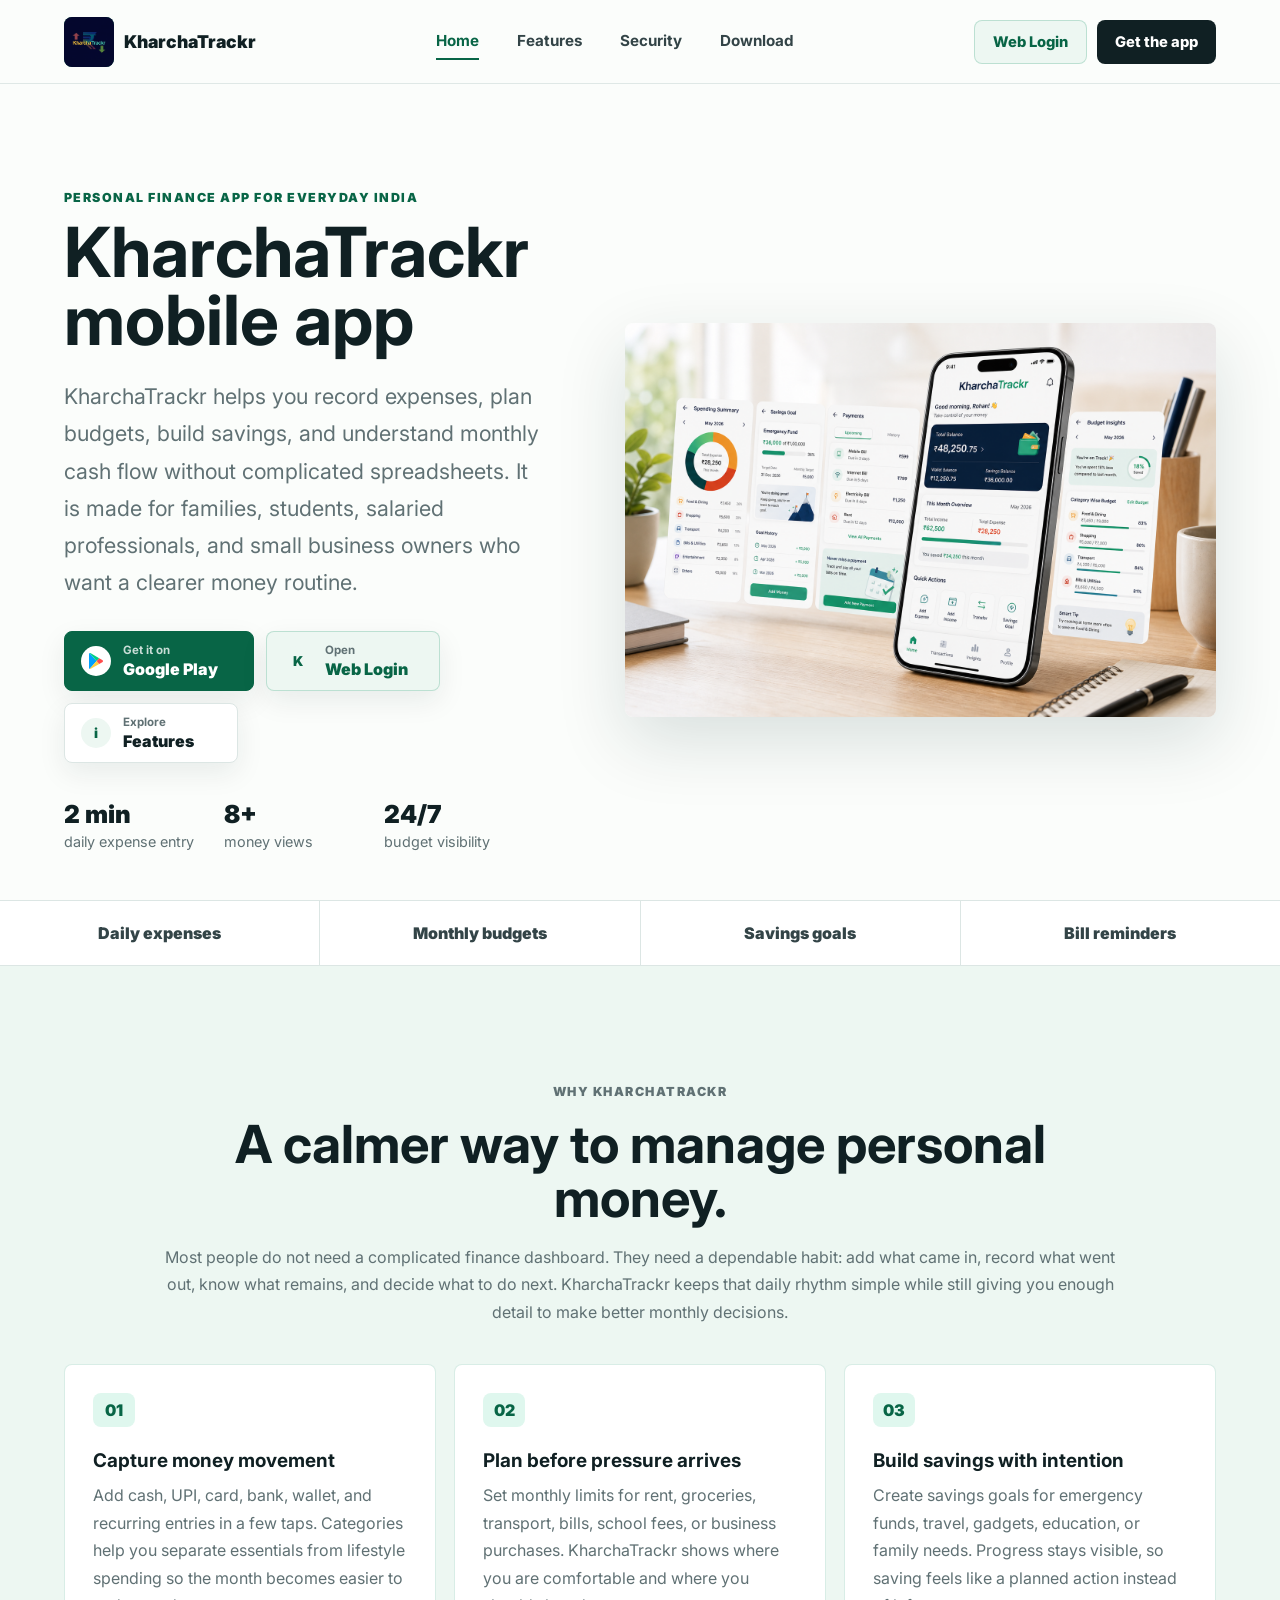
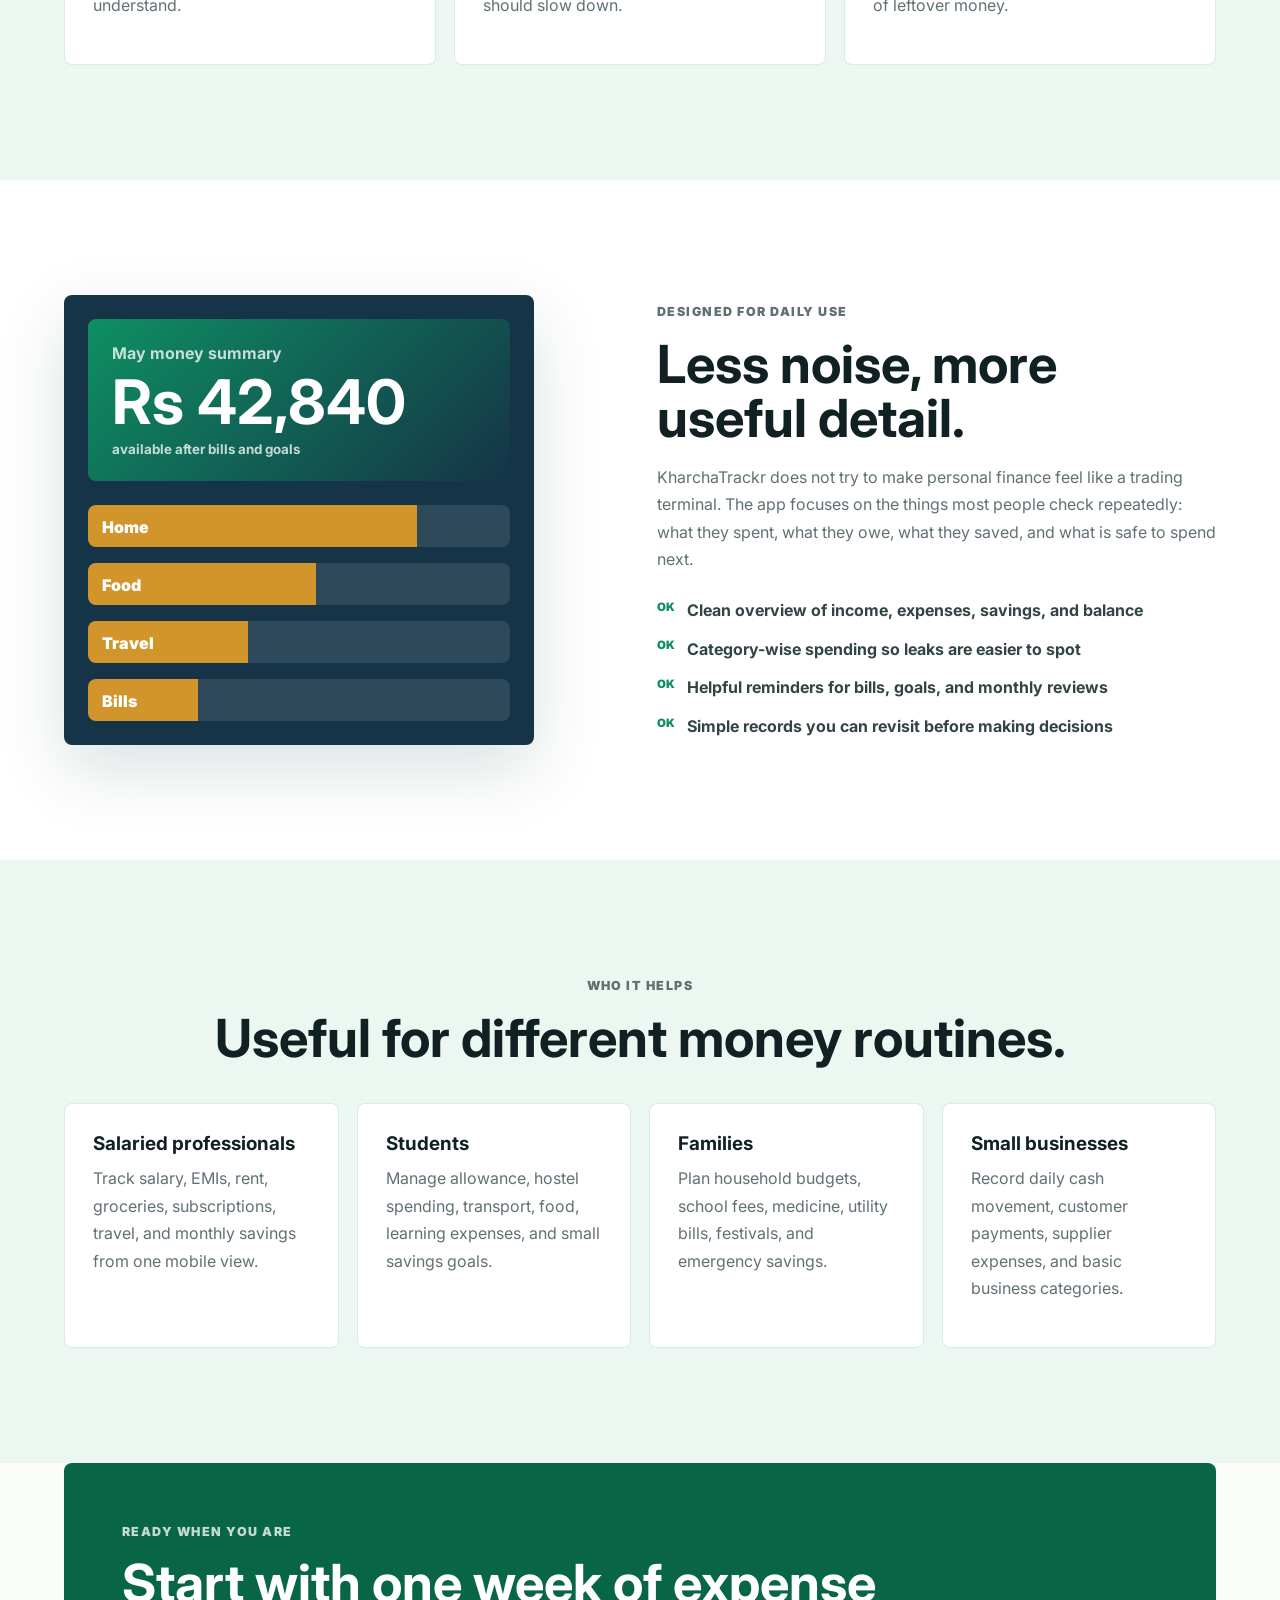
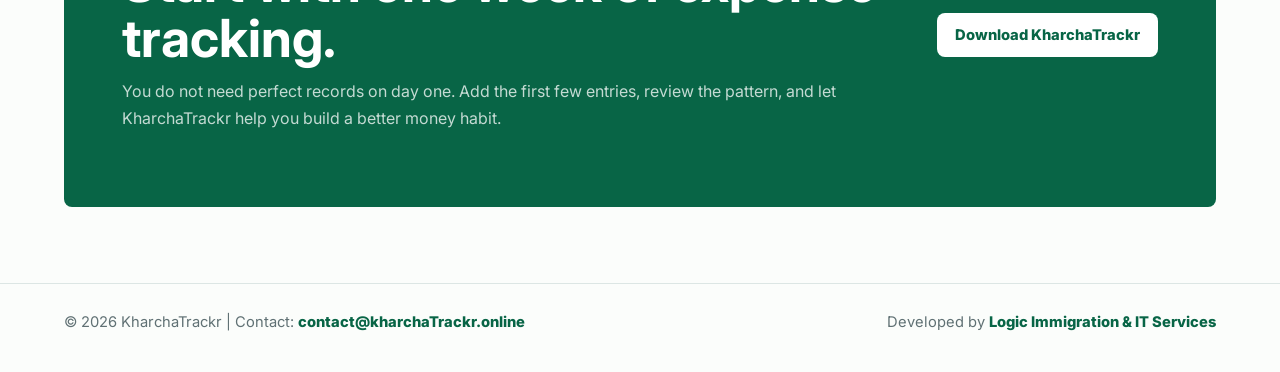
<file: index.html>
﻿<!doctype html>
<html lang="en">
  <head>
    <meta charset="utf-8">
    <meta name="viewport" content="width=device-width, initial-scale=1">
    <title>KharchaTrackr Mobile App - Money Management Made Simple</title>
    <meta
      name="description"
      content="KharchaTrackr is a personal finance mobile app for expense tracking, savings goals, budgets, reminders, and practical money insights."
    >
    <link rel="preconnect" href="https://fonts.googleapis.com">
    <link rel="preconnect" href="https://fonts.gstatic.com" crossorigin>
    <link href="https://fonts.googleapis.com/css2?family=Inter:wght@400;500;600;700;800;900&display=swap" rel="stylesheet">
    <link rel="stylesheet" href="styles.css">
  </head>
  <body>
    <header class="site-header" aria-label="Primary navigation">
      <a class="brand" href="index.html" aria-label="KharchaTrackr home">
        <span class="brand-mark">
          <img src="assets/kharchatrackr-logo.png" alt="" aria-hidden="true">
        </span>
        <span>KharchaTrackr</span>
      </a>
      <button class="menu-button" type="button" aria-expanded="false" aria-controls="main-menu">
        <span class="menu-icon"></span>
        <span>Menu</span>
      </button>
      <nav class="nav-links" id="main-menu" aria-label="Main menu">
        <a class="active" href="index.html">Home</a>
        <a href="features.html">Features</a>
        <a href="security.html">Security</a>
        <a href="download.html">Download</a>
      </nav>
      <div class="header-actions">
        <a class="header-action secondary" href="https://kharchatrackr.web.app">Web Login</a>
        <a class="header-action" href="https://play.google.com/store/apps/details?id=com.kharchatrackr.app" target="_blank" rel="noopener">Get the app</a>
      </div>
    </header>

    <main>
      <section class="hero hero-large">
        <div class="hero-copy">
          <p class="eyebrow">Personal finance app for everyday India</p>
          <h1>KharchaTrackr mobile app</h1>
          <p class="hero-text">
            KharchaTrackr helps you record expenses, plan budgets, build savings,
            and understand monthly cash flow without complicated spreadsheets.
            It is made for families, students, salaried professionals, and small
            business owners who want a clearer money routine.
          </p>
          <div class="hero-actions download-buttons">
            <a class="store-button primary play-store-button" href="https://play.google.com/store/apps/details?id=com.kharchatrackr.app" aria-label="Download KharchaTrackr on Google Play" target="_blank" rel="noopener">
              <span class="store-icon google-play-icon" aria-hidden="true">
                <svg viewBox="0 0 32 32" focusable="false">
                  <path class="play-blue" d="M5.6 3.2c-.5.5-.8 1.3-.8 2.2v21.2c0 .9.3 1.7.8 2.2L17 16 5.6 3.2Z"></path>
                  <path class="play-green" d="m17 16 4.1-4.6L7.6 3.7c-.8-.5-1.5-.6-2-.5L17 16Z"></path>
                  <path class="play-yellow" d="m17 16-11.4 12.8c.5.1 1.2 0 2-.5l13.5-7.7L17 16Z"></path>
                  <path class="play-red" d="m21.1 20.6 4.9-2.8c1.6-.9 1.6-2.5 0-3.4l-4.9-2.8L17 16l4.1 4.6Z"></path>
                </svg>
              </span>
              <span>
                <small>Get it on</small>
                Google Play
              </span>
            </a>
            <a class="store-button web-login-button" href="https://kharchatrackr.web.app">
              <span class="store-icon" aria-hidden="true">K</span>
              <span>
                <small>Open</small>
                Web Login
              </span>
            </a>
            <a class="store-button" href="features.html">
              <span class="store-icon" aria-hidden="true">i</span>
              <span>
                <small>Explore</small>
                Features
              </span>
            </a>
          </div>
          <dl class="hero-stats" aria-label="KharchaTrackr highlights">
            <div>
              <dt>2 min</dt>
              <dd>daily expense entry</dd>
            </div>
            <div>
              <dt>8+</dt>
              <dd>money views</dd>
            </div>
            <div>
              <dt>24/7</dt>
              <dd>budget visibility</dd>
            </div>
          </dl>
        </div>
        <figure class="hero-media">
          <img
            src="assets/kharchatrackr-hero.png"
            alt="KharchaTrackr mobile app shown on a smartphone with spending, savings, and budget screens"
          >
        </figure>
      </section>

      <section class="trust-strip" aria-label="KharchaTrackr workflows">
        <span>Daily expenses</span>
        <span>Monthly budgets</span>
        <span>Savings goals</span>
        <span>Bill reminders</span>
      </section>

      <section class="section intro-section">
        <div class="section-heading wide">
          <p class="eyebrow">Why KharchaTrackr</p>
          <h2>A calmer way to manage personal money.</h2>
          <p>
            Most people do not need a complicated finance dashboard. They need a
            dependable habit: add what came in, record what went out, know what
            remains, and decide what to do next. KharchaTrackr keeps that daily
            rhythm simple while still giving you enough detail to make better
            monthly decisions.
          </p>
        </div>
        <div class="story-grid">
          <article class="story-card">
            <span class="card-kicker">01</span>
            <h3>Capture money movement</h3>
            <p>
              Add cash, UPI, card, bank, wallet, and recurring entries in a few
              taps. Categories help you separate essentials from lifestyle
              spending so the month becomes easier to understand.
            </p>
          </article>
          <article class="story-card">
            <span class="card-kicker">02</span>
            <h3>Plan before pressure arrives</h3>
            <p>
              Set monthly limits for rent, groceries, transport, bills, school
              fees, or business purchases. KharchaTrackr shows where you are
              comfortable and where you should slow down.
            </p>
          </article>
          <article class="story-card">
            <span class="card-kicker">03</span>
            <h3>Build savings with intention</h3>
            <p>
              Create savings goals for emergency funds, travel, gadgets,
              education, or family needs. Progress stays visible, so saving
              feels like a planned action instead of leftover money.
            </p>
          </article>
        </div>
      </section>

      <section class="split-section">
        <div class="screen-preview" aria-label="KharchaTrackr monthly summary preview">
          <div class="preview-top">
            <span>May money summary</span>
            <strong>Rs 42,840</strong>
            <small>available after bills and goals</small>
          </div>
          <div class="bar-list">
            <span style="--bar: 78%">Home</span>
            <span style="--bar: 54%">Food</span>
            <span style="--bar: 38%">Travel</span>
            <span style="--bar: 26%">Bills</span>
          </div>
        </div>
        <div class="section-heading aligned-left">
          <p class="eyebrow">Designed for daily use</p>
          <h2>Less noise, more useful detail.</h2>
          <p>
            KharchaTrackr does not try to make personal finance feel like a trading
            terminal. The app focuses on the things most people check repeatedly:
            what they spent, what they owe, what they saved, and what is safe to
            spend next.
          </p>
          <ul class="check-list">
            <li>Clean overview of income, expenses, savings, and balance</li>
            <li>Category-wise spending so leaks are easier to spot</li>
            <li>Helpful reminders for bills, goals, and monthly reviews</li>
            <li>Simple records you can revisit before making decisions</li>
          </ul>
        </div>
      </section>

      <section class="section feature-band">
        <div class="section-heading wide">
          <p class="eyebrow">Who it helps</p>
          <h2>Useful for different money routines.</h2>
        </div>
        <div class="persona-grid">
          <article>
            <h3>Salaried professionals</h3>
            <p>Track salary, EMIs, rent, groceries, subscriptions, travel, and monthly savings from one mobile view.</p>
          </article>
          <article>
            <h3>Students</h3>
            <p>Manage allowance, hostel spending, transport, food, learning expenses, and small savings goals.</p>
          </article>
          <article>
            <h3>Families</h3>
            <p>Plan household budgets, school fees, medicine, utility bills, festivals, and emergency savings.</p>
          </article>
          <article>
            <h3>Small businesses</h3>
            <p>Record daily cash movement, customer payments, supplier expenses, and basic business categories.</p>
          </article>
        </div>
      </section>

      <section class="cta-band">
        <div>
          <p class="eyebrow">Ready when you are</p>
          <h2>Start with one week of expense tracking.</h2>
          <p>
            You do not need perfect records on day one. Add the first few
            entries, review the pattern, and let KharchaTrackr help you build a
            better money habit.
          </p>
        </div>
        <a class="header-action cta-action" href="https://play.google.com/store/apps/details?id=com.kharchatrackr.app" target="_blank" rel="noopener">Download KharchaTrackr</a>
      </section>
    </main>

    <footer class="site-footer">
      <span>&copy; 2026 KharchaTrackr | Contact: <a href="mailto:contact@kharchaTrackr.online">contact@kharchaTrackr.online</a></span>
      <span>
        Developed by <a href="https://logicservices.online" target="_blank" rel="noopener">Logic Immigration &amp; IT Services</a>
      </span>
    </footer>
    <script src="script.js"></script>
  </body>
</html>
</file>
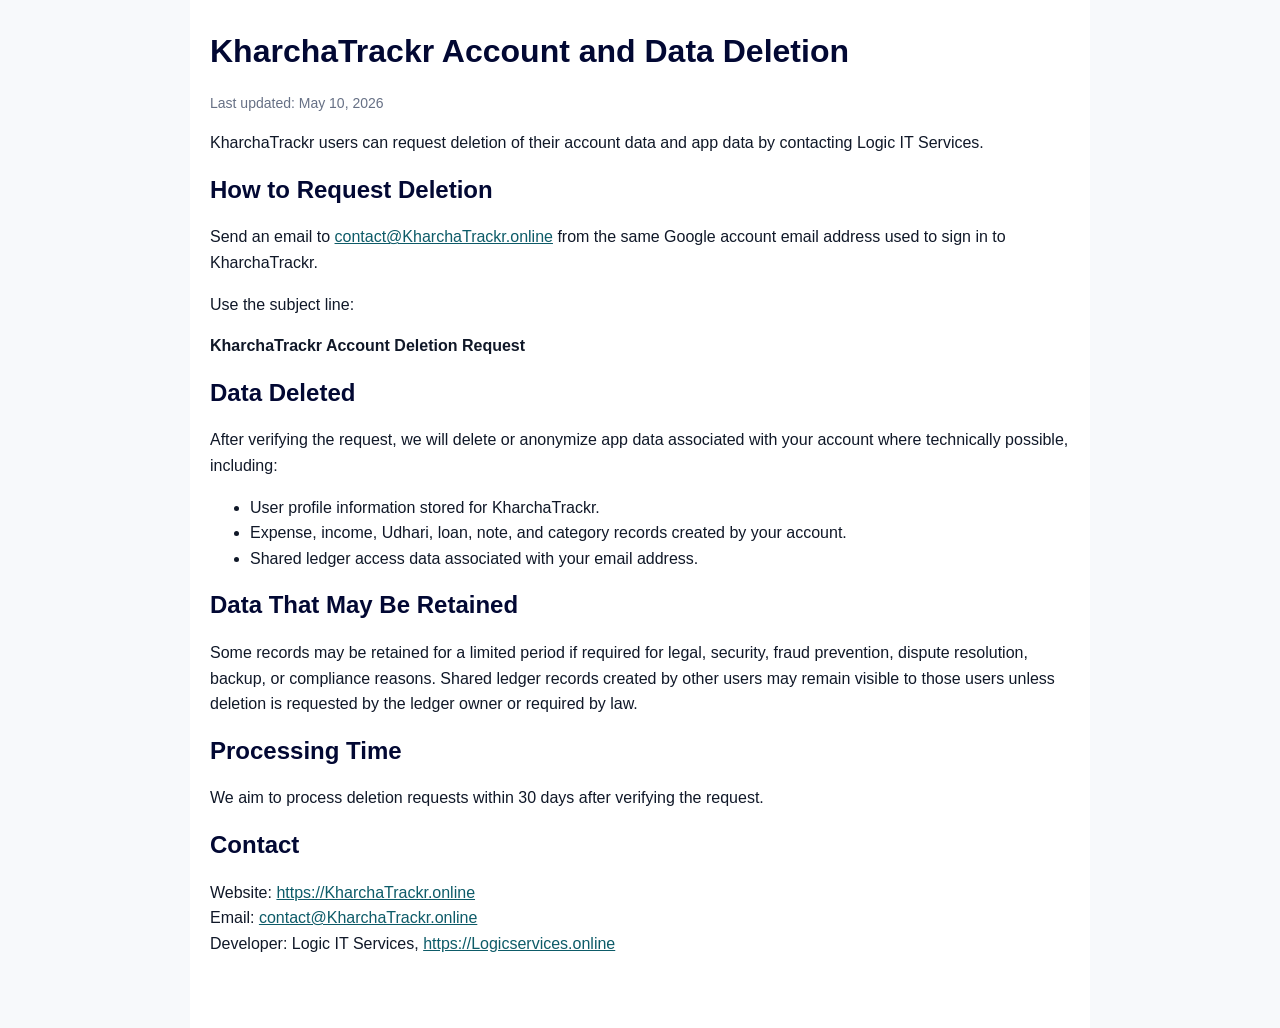
<file: account-deletion.html>
<!doctype html>
<html lang="en">
<head>
  <meta charset="utf-8">
  <meta name="viewport" content="width=device-width, initial-scale=1">
  <title>KharchaTrackr Account and Data Deletion</title>
  <style>
    body {
      margin: 0;
      font-family: Arial, sans-serif;
      line-height: 1.6;
      color: #101828;
      background: #f7f9fb;
    }
    main {
      max-width: 860px;
      margin: 0 auto;
      padding: 32px 20px 56px;
      background: #fff;
    }
    h1, h2 {
      color: #020833;
      line-height: 1.2;
    }
    h1 {
      margin-top: 0;
    }
    a {
      color: #0d5b68;
    }
    .updated {
      color: #667085;
      font-size: 14px;
    }
  </style>
</head>
<body>
  <main>
    <h1>KharchaTrackr Account and Data Deletion</h1>
    <p class="updated">Last updated: May 10, 2026</p>

    <p>
      KharchaTrackr users can request deletion of their account data and app data
      by contacting Logic IT Services.
    </p>

    <h2>How to Request Deletion</h2>
    <p>
      Send an email to
      <a href="mailto:contact@KharchaTrackr.online">contact@KharchaTrackr.online</a>
      from the same Google account email address used to sign in to
      KharchaTrackr.
    </p>
    <p>
      Use the subject line:
    </p>
    <p><strong>KharchaTrackr Account Deletion Request</strong></p>

    <h2>Data Deleted</h2>
    <p>
      After verifying the request, we will delete or anonymize app data
      associated with your account where technically possible, including:
    </p>
    <ul>
      <li>User profile information stored for KharchaTrackr.</li>
      <li>Expense, income, Udhari, loan, note, and category records created by your account.</li>
      <li>Shared ledger access data associated with your email address.</li>
    </ul>

    <h2>Data That May Be Retained</h2>
    <p>
      Some records may be retained for a limited period if required for legal,
      security, fraud prevention, dispute resolution, backup, or compliance
      reasons. Shared ledger records created by other users may remain visible to
      those users unless deletion is requested by the ledger owner or required by
      law.
    </p>

    <h2>Processing Time</h2>
    <p>
      We aim to process deletion requests within 30 days after verifying the
      request.
    </p>

    <h2>Contact</h2>
    <p>
      Website: <a href="https://KharchaTrackr.online">https://KharchaTrackr.online</a><br>
      Email: <a href="mailto:contact@KharchaTrackr.online">contact@KharchaTrackr.online</a><br>
      Developer: Logic IT Services, <a href="https://Logicservices.online">https://Logicservices.online</a>
    </p>
  </main>
</body>
</html>
</file>
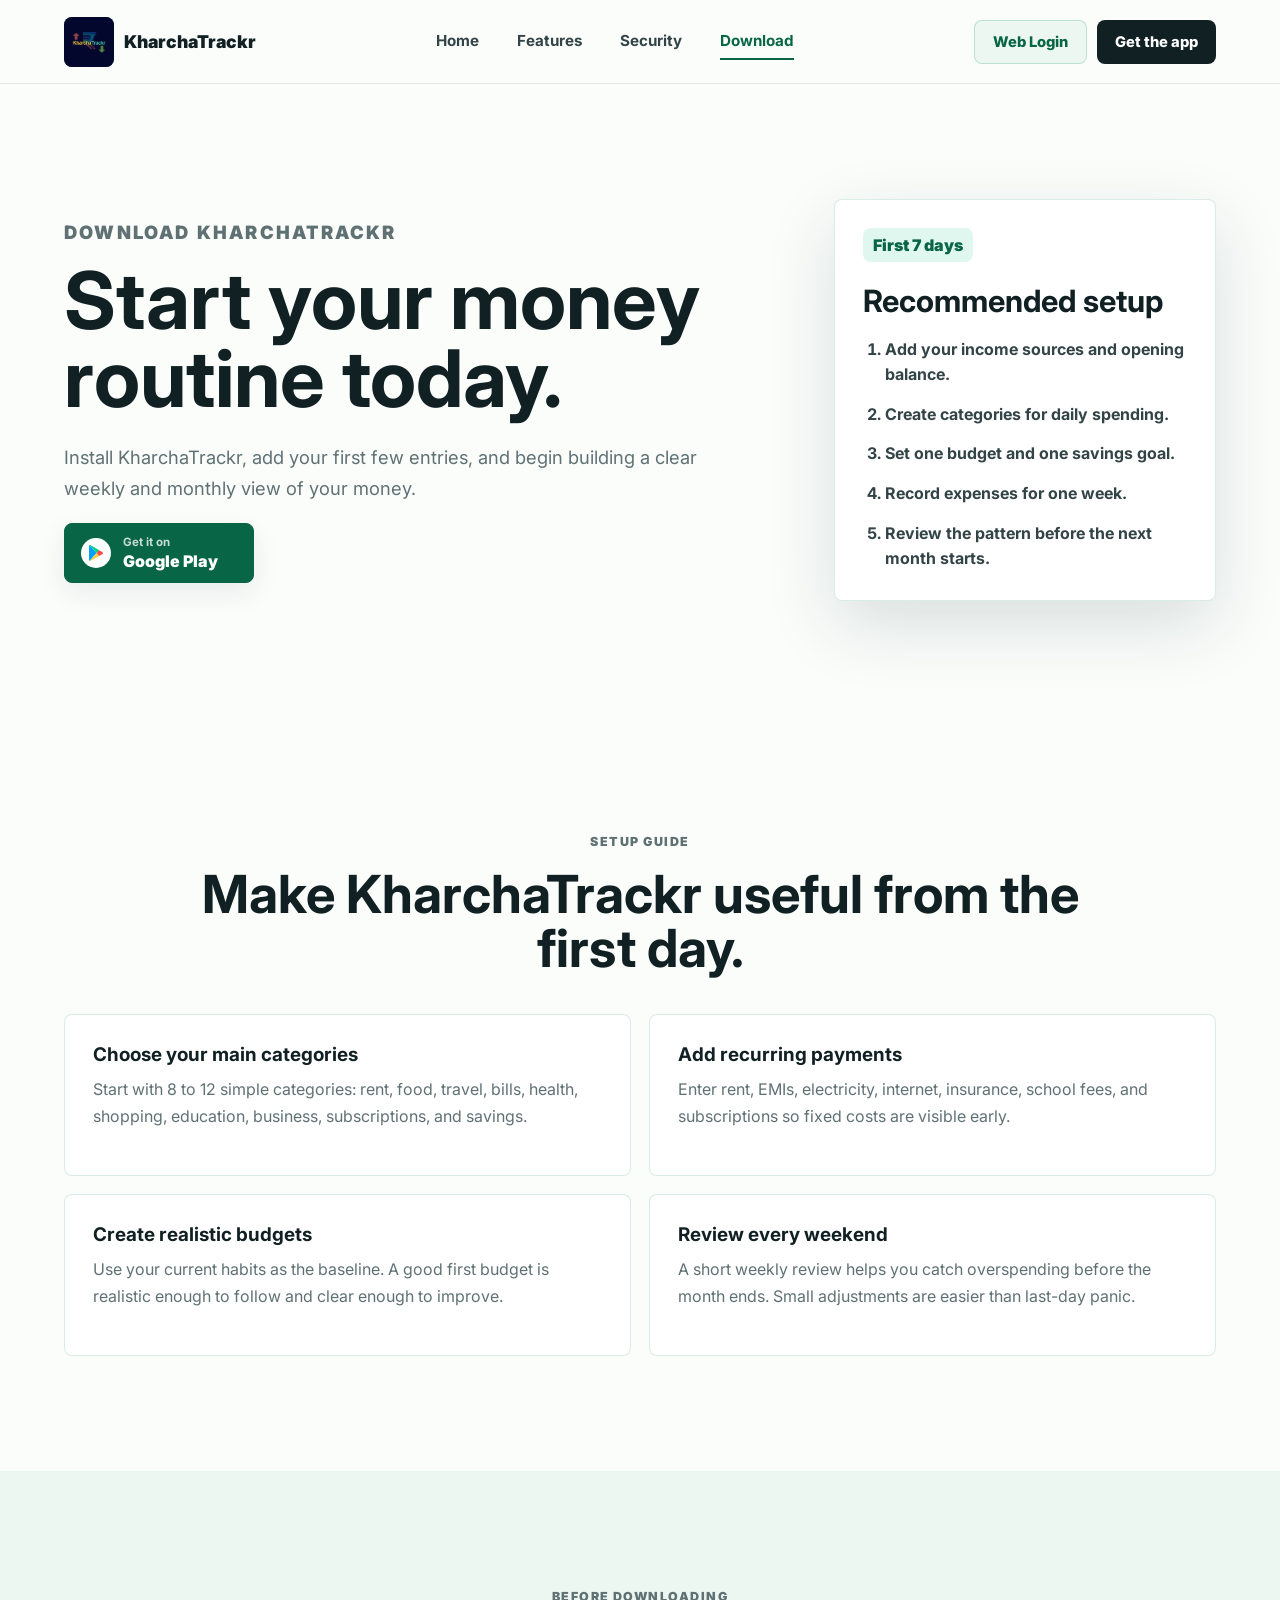
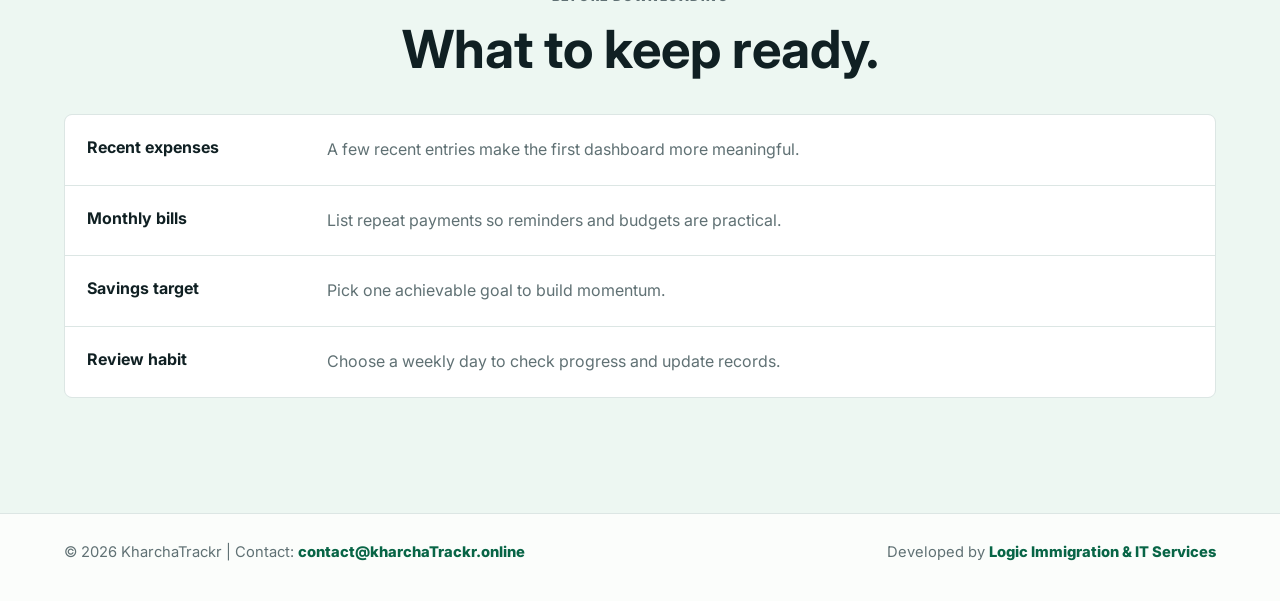
<file: download.html>
﻿<!doctype html>
<html lang="en">
  <head>
    <meta charset="utf-8">
    <meta name="viewport" content="width=device-width, initial-scale=1">
    <title>Download - KharchaTrackr Mobile App</title>
    <meta name="description" content="Download KharchaTrackr from Google Play and start tracking expenses, budgets, savings goals, and reminders.">
    <link rel="preconnect" href="https://fonts.googleapis.com">
    <link rel="preconnect" href="https://fonts.gstatic.com" crossorigin>
    <link href="https://fonts.googleapis.com/css2?family=Inter:wght@400;500;600;700;800;900&display=swap" rel="stylesheet">
    <link rel="stylesheet" href="styles.css">
  </head>
  <body>
    <header class="site-header" aria-label="Primary navigation">
      <a class="brand" href="index.html" aria-label="KharchaTrackr home">
        <span class="brand-mark">
          <img src="assets/kharchatrackr-logo.png" alt="" aria-hidden="true">
        </span>
        <span>KharchaTrackr</span>
      </a>
      <button class="menu-button" type="button" aria-expanded="false" aria-controls="main-menu">
        <span class="menu-icon"></span>
        <span>Menu</span>
      </button>
      <nav class="nav-links" id="main-menu" aria-label="Main menu">
        <a href="index.html">Home</a>
        <a href="features.html">Features</a>
        <a href="security.html">Security</a>
        <a class="active" href="download.html">Download</a>
      </nav>
      <div class="header-actions">
        <a class="header-action secondary" href="https://kharchatrackr.web.app">Web Login</a>
        <a class="header-action" href="https://play.google.com/store/apps/details?id=com.kharchatrackr.app" target="_blank" rel="noopener">Get the app</a>
      </div>
    </header>

    <main>
      <section class="download-hero">
        <div>
          <p class="eyebrow">Download KharchaTrackr</p>
          <h1>Start your money routine today.</h1>
          <p>
            Install KharchaTrackr, add your first few entries, and begin building a
            clear weekly and monthly view of your money.
          </p>
          <div class="hero-actions download-buttons">
            <a class="store-button primary play-store-button" href="https://play.google.com/store/apps/details?id=com.kharchatrackr.app" aria-label="Download KharchaTrackr on Google Play" target="_blank" rel="noopener">
              <span class="store-icon google-play-icon" aria-hidden="true">
                <svg viewBox="0 0 32 32" focusable="false">
                  <path class="play-blue" d="M5.6 3.2c-.5.5-.8 1.3-.8 2.2v21.2c0 .9.3 1.7.8 2.2L17 16 5.6 3.2Z"></path>
                  <path class="play-green" d="m17 16 4.1-4.6L7.6 3.7c-.8-.5-1.5-.6-2-.5L17 16Z"></path>
                  <path class="play-yellow" d="m17 16-11.4 12.8c.5.1 1.2 0 2-.5l13.5-7.7L17 16Z"></path>
                  <path class="play-red" d="m21.1 20.6 4.9-2.8c1.6-.9 1.6-2.5 0-3.4l-4.9-2.8L17 16l4.1 4.6Z"></path>
                </svg>
              </span>
              <span>
                <small>Get it on</small>
                Google Play
              </span>
            </a>
          </div>
        </div>
        <div class="download-panel">
          <span class="panel-label">First 7 days</span>
          <h2>Recommended setup</h2>
          <ol class="number-list">
            <li>Add your income sources and opening balance.</li>
            <li>Create categories for daily spending.</li>
            <li>Set one budget and one savings goal.</li>
            <li>Record expenses for one week.</li>
            <li>Review the pattern before the next month starts.</li>
          </ol>
        </div>
      </section>

      <section class="section">
        <div class="section-heading wide">
          <p class="eyebrow">Setup guide</p>
          <h2>Make KharchaTrackr useful from the first day.</h2>
        </div>
        <div class="setup-grid">
          <article>
            <h3>Choose your main categories</h3>
            <p>
              Start with 8 to 12 simple categories: rent, food, travel, bills,
              health, shopping, education, business, subscriptions, and savings.
            </p>
          </article>
          <article>
            <h3>Add recurring payments</h3>
            <p>
              Enter rent, EMIs, electricity, internet, insurance, school fees,
              and subscriptions so fixed costs are visible early.
            </p>
          </article>
          <article>
            <h3>Create realistic budgets</h3>
            <p>
              Use your current habits as the baseline. A good first budget is
              realistic enough to follow and clear enough to improve.
            </p>
          </article>
          <article>
            <h3>Review every weekend</h3>
            <p>
              A short weekly review helps you catch overspending before the
              month ends. Small adjustments are easier than last-day panic.
            </p>
          </article>
        </div>
      </section>

      <section class="section feature-band">
        <div class="section-heading wide">
          <p class="eyebrow">Before downloading</p>
          <h2>What to keep ready.</h2>
        </div>
        <div class="ready-list">
          <div>
            <strong>Recent expenses</strong>
            <span>A few recent entries make the first dashboard more meaningful.</span>
          </div>
          <div>
            <strong>Monthly bills</strong>
            <span>List repeat payments so reminders and budgets are practical.</span>
          </div>
          <div>
            <strong>Savings target</strong>
            <span>Pick one achievable goal to build momentum.</span>
          </div>
          <div>
            <strong>Review habit</strong>
            <span>Choose a weekly day to check progress and update records.</span>
          </div>
        </div>
      </section>
    </main>

    <footer class="site-footer">
      <span>&copy; 2026 KharchaTrackr | Contact: <a href="mailto:contact@kharchaTrackr.online">contact@kharchaTrackr.online</a></span>
      <span>
        Developed by <a href="https://logicservices.online" target="_blank" rel="noopener">Logic Immigration &amp; IT Services</a>
      </span>
    </footer>
    <script src="script.js"></script>
  </body>
</html>
</file>
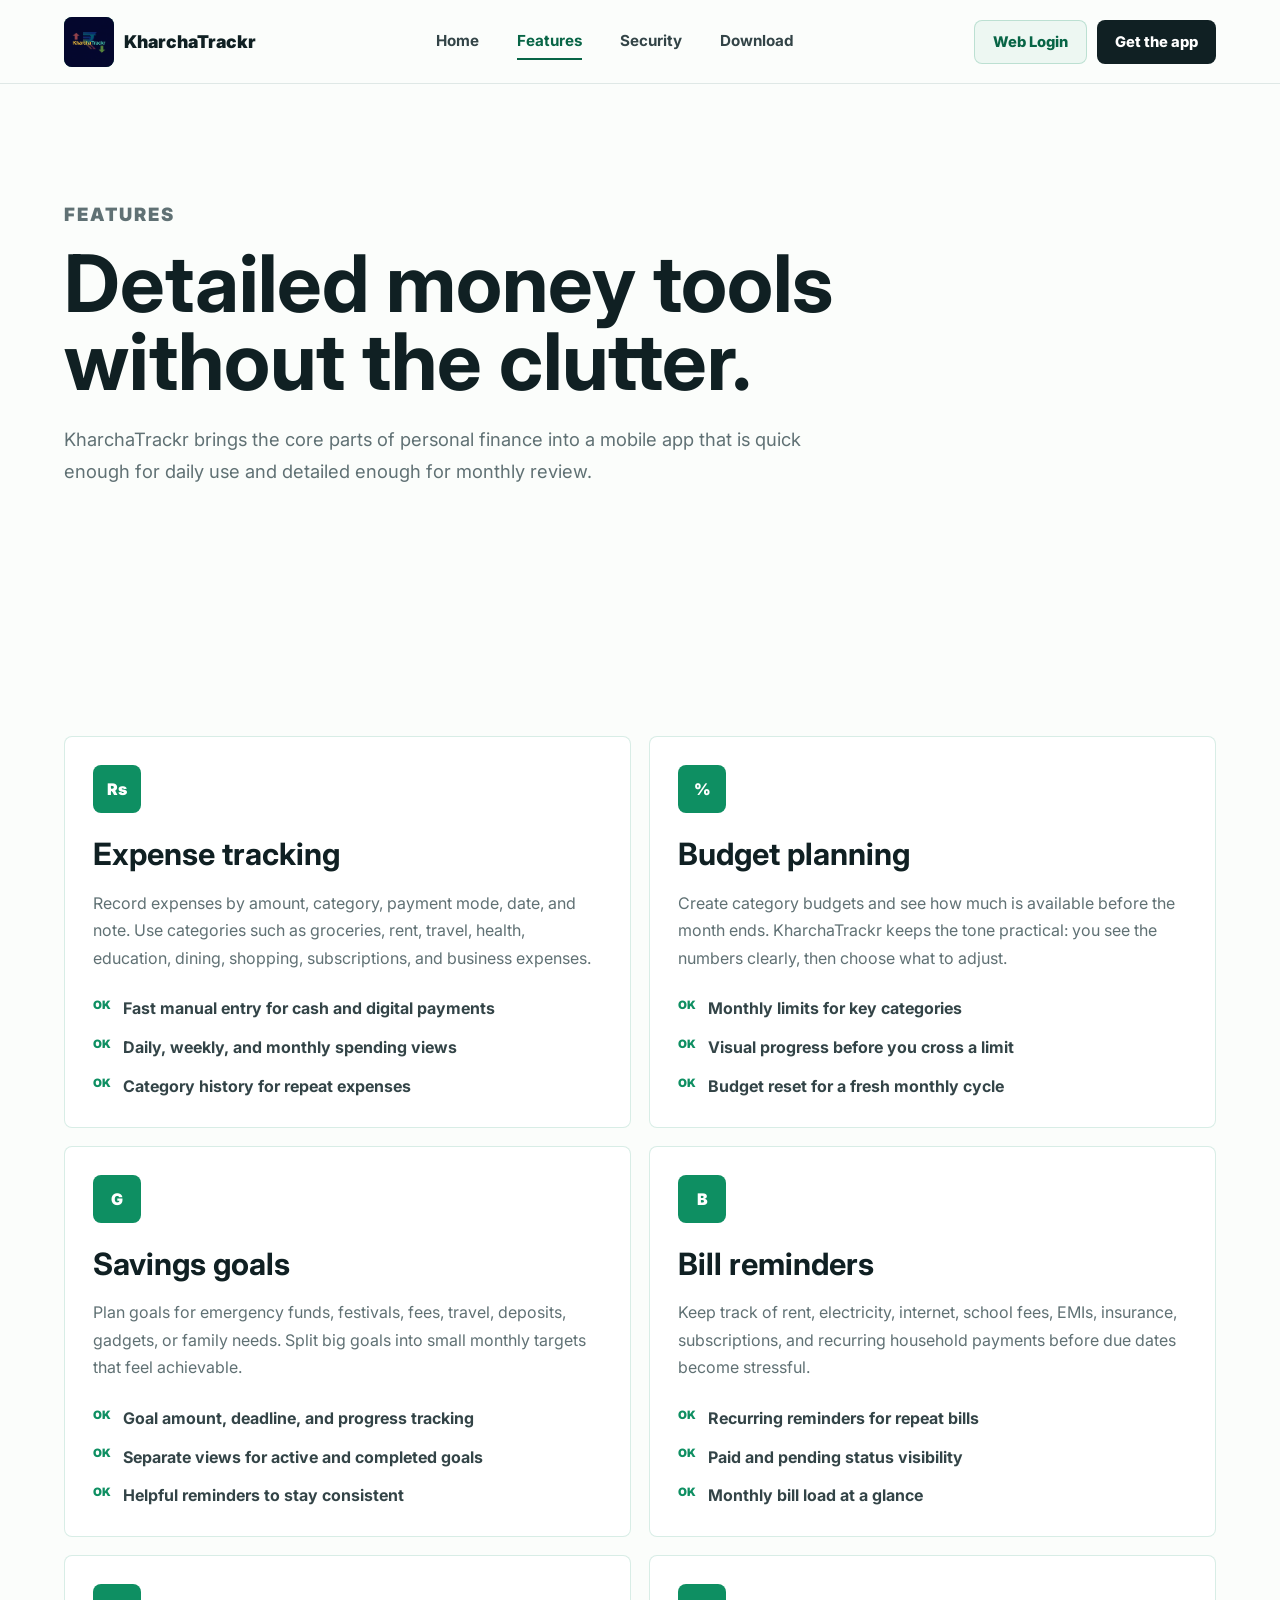
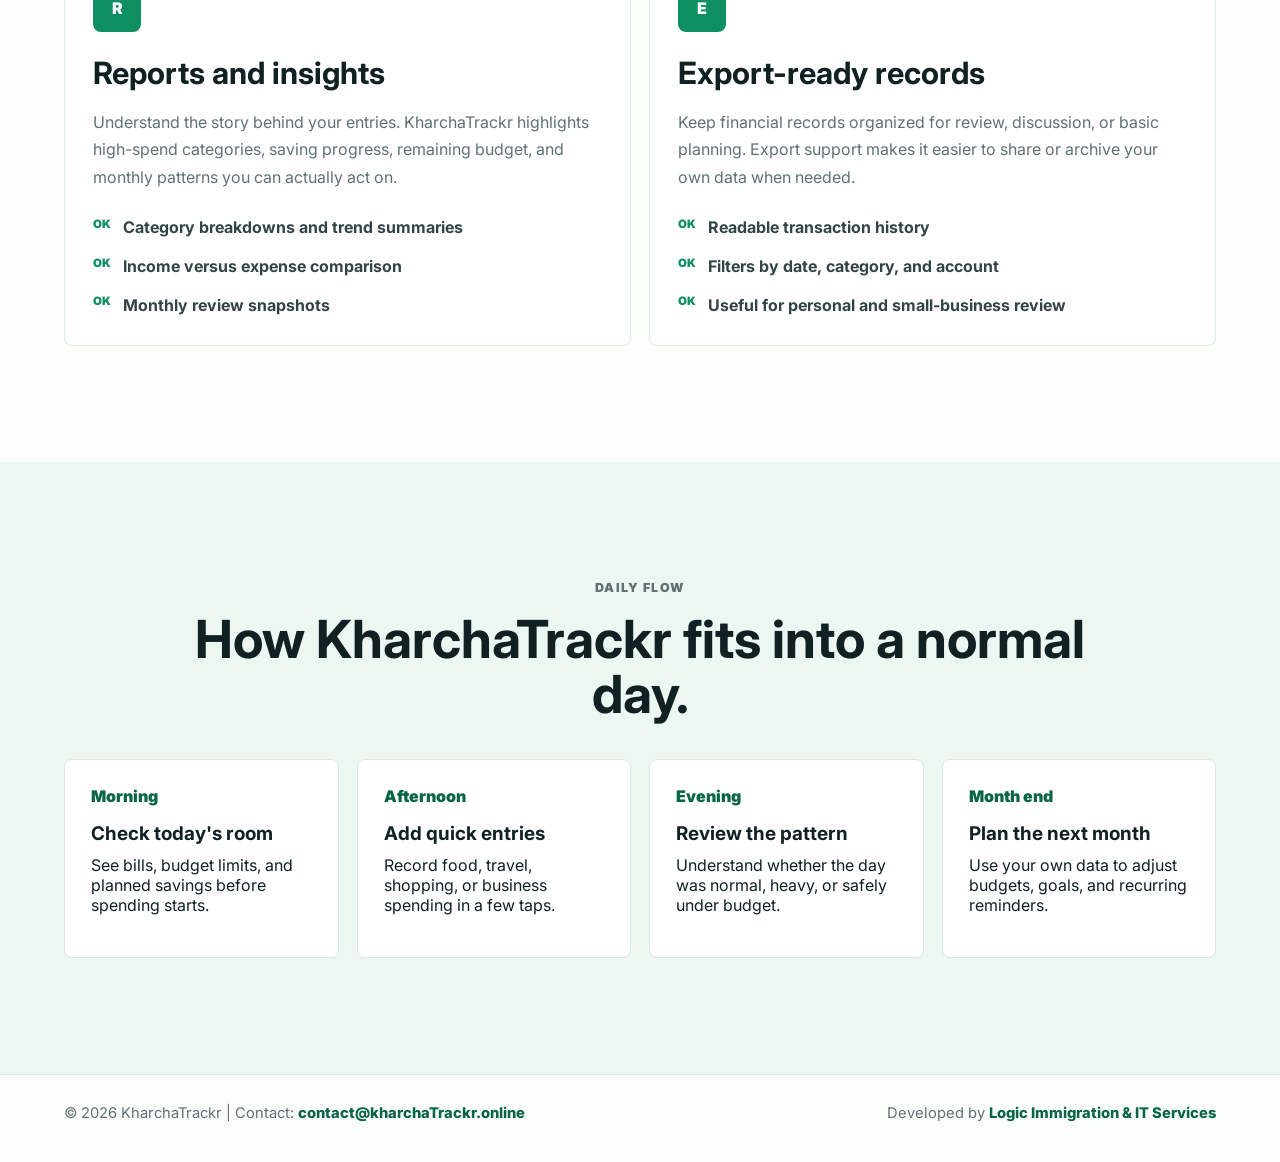
<file: features.html>
﻿<!doctype html>
<html lang="en">
  <head>
    <meta charset="utf-8">
    <meta name="viewport" content="width=device-width, initial-scale=1">
    <title>Features - KharchaTrackr Mobile App</title>
    <meta name="description" content="Explore KharchaTrackr features for expense tracking, budgeting, savings goals, reminders, reports, and money insights.">
    <link rel="preconnect" href="https://fonts.googleapis.com">
    <link rel="preconnect" href="https://fonts.gstatic.com" crossorigin>
    <link href="https://fonts.googleapis.com/css2?family=Inter:wght@400;500;600;700;800;900&display=swap" rel="stylesheet">
    <link rel="stylesheet" href="styles.css">
  </head>
  <body>
    <header class="site-header" aria-label="Primary navigation">
      <a class="brand" href="index.html" aria-label="KharchaTrackr home">
        <span class="brand-mark">
          <img src="assets/kharchatrackr-logo.png" alt="" aria-hidden="true">
        </span>
        <span>KharchaTrackr</span>
      </a>
      <button class="menu-button" type="button" aria-expanded="false" aria-controls="main-menu">
        <span class="menu-icon"></span>
        <span>Menu</span>
      </button>
      <nav class="nav-links" id="main-menu" aria-label="Main menu">
        <a href="index.html">Home</a>
        <a class="active" href="features.html">Features</a>
        <a href="security.html">Security</a>
        <a href="download.html">Download</a>
      </nav>
      <div class="header-actions">
        <a class="header-action secondary" href="https://kharchatrackr.web.app">Web Login</a>
        <a class="header-action" href="https://play.google.com/store/apps/details?id=com.kharchatrackr.app" target="_blank" rel="noopener">Get the app</a>
      </div>
    </header>

    <main>
      <section class="page-hero">
        <p class="eyebrow">Features</p>
        <h1>Detailed money tools without the clutter.</h1>
        <p>
          KharchaTrackr brings the core parts of personal finance into a mobile app
          that is quick enough for daily use and detailed enough for monthly
          review.
        </p>
      </section>

      <section class="section">
        <div class="feature-detail-grid">
          <article class="detail-card">
            <span class="feature-icon">Rs</span>
            <h2>Expense tracking</h2>
            <p>
              Record expenses by amount, category, payment mode, date, and note.
              Use categories such as groceries, rent, travel, health, education,
              dining, shopping, subscriptions, and business expenses.
            </p>
            <ul class="check-list">
              <li>Fast manual entry for cash and digital payments</li>
              <li>Daily, weekly, and monthly spending views</li>
              <li>Category history for repeat expenses</li>
            </ul>
          </article>
          <article class="detail-card">
            <span class="feature-icon">%</span>
            <h2>Budget planning</h2>
            <p>
              Create category budgets and see how much is available before the
              month ends. KharchaTrackr keeps the tone practical: you see the
              numbers clearly, then choose what to adjust.
            </p>
            <ul class="check-list">
              <li>Monthly limits for key categories</li>
              <li>Visual progress before you cross a limit</li>
              <li>Budget reset for a fresh monthly cycle</li>
            </ul>
          </article>
          <article class="detail-card">
            <span class="feature-icon">G</span>
            <h2>Savings goals</h2>
            <p>
              Plan goals for emergency funds, festivals, fees, travel, deposits,
              gadgets, or family needs. Split big goals into small monthly
              targets that feel achievable.
            </p>
            <ul class="check-list">
              <li>Goal amount, deadline, and progress tracking</li>
              <li>Separate views for active and completed goals</li>
              <li>Helpful reminders to stay consistent</li>
            </ul>
          </article>
          <article class="detail-card">
            <span class="feature-icon">B</span>
            <h2>Bill reminders</h2>
            <p>
              Keep track of rent, electricity, internet, school fees, EMIs,
              insurance, subscriptions, and recurring household payments before
              due dates become stressful.
            </p>
            <ul class="check-list">
              <li>Recurring reminders for repeat bills</li>
              <li>Paid and pending status visibility</li>
              <li>Monthly bill load at a glance</li>
            </ul>
          </article>
          <article class="detail-card">
            <span class="feature-icon">R</span>
            <h2>Reports and insights</h2>
            <p>
              Understand the story behind your entries. KharchaTrackr highlights
              high-spend categories, saving progress, remaining budget, and
              monthly patterns you can actually act on.
            </p>
            <ul class="check-list">
              <li>Category breakdowns and trend summaries</li>
              <li>Income versus expense comparison</li>
              <li>Monthly review snapshots</li>
            </ul>
          </article>
          <article class="detail-card">
            <span class="feature-icon">E</span>
            <h2>Export-ready records</h2>
            <p>
              Keep financial records organized for review, discussion, or basic
              planning. Export support makes it easier to share or archive your
              own data when needed.
            </p>
            <ul class="check-list">
              <li>Readable transaction history</li>
              <li>Filters by date, category, and account</li>
              <li>Useful for personal and small-business review</li>
            </ul>
          </article>
        </div>
      </section>

      <section class="section workflow-section">
        <div class="section-heading wide">
          <p class="eyebrow">Daily flow</p>
          <h2>How KharchaTrackr fits into a normal day.</h2>
        </div>
        <div class="timeline">
          <article>
            <span>Morning</span>
            <h3>Check today&apos;s room</h3>
            <p>See bills, budget limits, and planned savings before spending starts.</p>
          </article>
          <article>
            <span>Afternoon</span>
            <h3>Add quick entries</h3>
            <p>Record food, travel, shopping, or business spending in a few taps.</p>
          </article>
          <article>
            <span>Evening</span>
            <h3>Review the pattern</h3>
            <p>Understand whether the day was normal, heavy, or safely under budget.</p>
          </article>
          <article>
            <span>Month end</span>
            <h3>Plan the next month</h3>
            <p>Use your own data to adjust budgets, goals, and recurring reminders.</p>
          </article>
        </div>
      </section>
    </main>

    <footer class="site-footer">
      <span>&copy; 2026 KharchaTrackr | Contact: <a href="mailto:contact@kharchaTrackr.online">contact@kharchaTrackr.online</a></span>
      <span>
        Developed by <a href="https://logicservices.online" target="_blank" rel="noopener">Logic Immigration &amp; IT Services</a>
      </span>
    </footer>
    <script src="script.js"></script>
  </body>
</html>
</file>
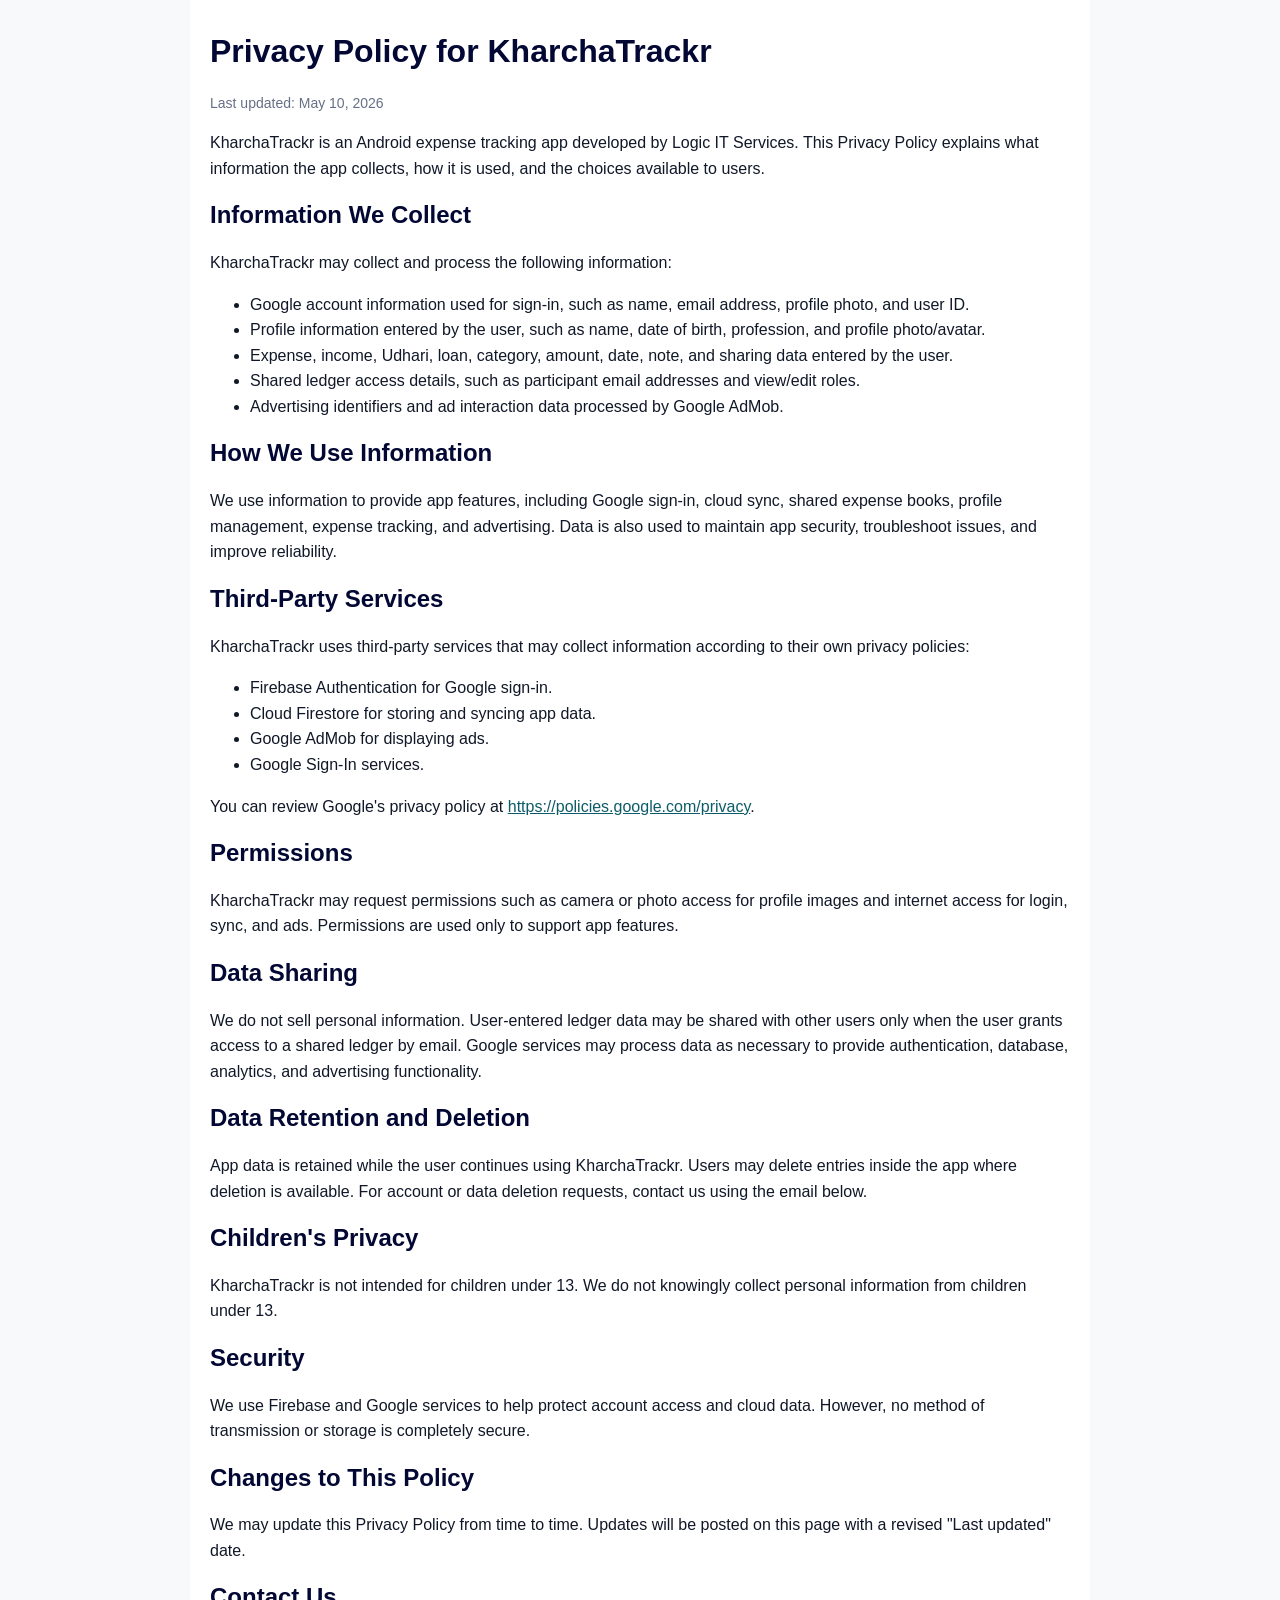
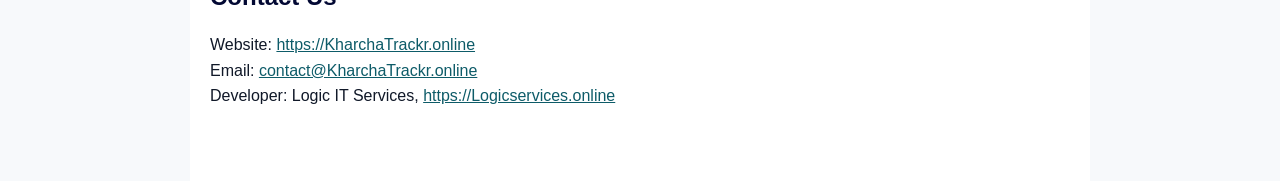
<file: privacy-policy.html>
<!doctype html>
<html lang="en">
<head>
  <meta charset="utf-8">
  <meta name="viewport" content="width=device-width, initial-scale=1">
  <title>KharchaTrackr Privacy Policy</title>
  <style>
    body {
      margin: 0;
      font-family: Arial, sans-serif;
      line-height: 1.6;
      color: #101828;
      background: #f7f9fb;
    }
    main {
      max-width: 860px;
      margin: 0 auto;
      padding: 32px 20px 56px;
      background: #fff;
    }
    h1, h2 {
      color: #020833;
      line-height: 1.2;
    }
    h1 {
      margin-top: 0;
    }
    a {
      color: #0d5b68;
    }
    .updated {
      color: #667085;
      font-size: 14px;
    }
  </style>
</head>
<body>
  <main>
    <h1>Privacy Policy for KharchaTrackr</h1>
    <p class="updated">Last updated: May 10, 2026</p>

    <p>
      KharchaTrackr is an Android expense tracking app developed by Logic IT
      Services. This Privacy Policy explains what information the app collects,
      how it is used, and the choices available to users.
    </p>

    <h2>Information We Collect</h2>
    <p>
      KharchaTrackr may collect and process the following information:
    </p>
    <ul>
      <li>Google account information used for sign-in, such as name, email address, profile photo, and user ID.</li>
      <li>Profile information entered by the user, such as name, date of birth, profession, and profile photo/avatar.</li>
      <li>Expense, income, Udhari, loan, category, amount, date, note, and sharing data entered by the user.</li>
      <li>Shared ledger access details, such as participant email addresses and view/edit roles.</li>
      <li>Advertising identifiers and ad interaction data processed by Google AdMob.</li>
    </ul>

    <h2>How We Use Information</h2>
    <p>
      We use information to provide app features, including Google sign-in,
      cloud sync, shared expense books, profile management, expense tracking,
      and advertising. Data is also used to maintain app security, troubleshoot
      issues, and improve reliability.
    </p>

    <h2>Third-Party Services</h2>
    <p>
      KharchaTrackr uses third-party services that may collect information
      according to their own privacy policies:
    </p>
    <ul>
      <li>Firebase Authentication for Google sign-in.</li>
      <li>Cloud Firestore for storing and syncing app data.</li>
      <li>Google AdMob for displaying ads.</li>
      <li>Google Sign-In services.</li>
    </ul>
    <p>
      You can review Google's privacy policy at
      <a href="https://policies.google.com/privacy">https://policies.google.com/privacy</a>.
    </p>

    <h2>Permissions</h2>
    <p>
      KharchaTrackr may request permissions such as camera or photo access for
      profile images and internet access for login, sync, and ads. Permissions
      are used only to support app features.
    </p>

    <h2>Data Sharing</h2>
    <p>
      We do not sell personal information. User-entered ledger data may be
      shared with other users only when the user grants access to a shared
      ledger by email. Google services may process data as necessary to provide
      authentication, database, analytics, and advertising functionality.
    </p>

    <h2>Data Retention and Deletion</h2>
    <p>
      App data is retained while the user continues using KharchaTrackr. Users
      may delete entries inside the app where deletion is available. For account
      or data deletion requests, contact us using the email below.
    </p>

    <h2>Children's Privacy</h2>
    <p>
      KharchaTrackr is not intended for children under 13. We do not knowingly
      collect personal information from children under 13.
    </p>

    <h2>Security</h2>
    <p>
      We use Firebase and Google services to help protect account access and
      cloud data. However, no method of transmission or storage is completely
      secure.
    </p>

    <h2>Changes to This Policy</h2>
    <p>
      We may update this Privacy Policy from time to time. Updates will be
      posted on this page with a revised "Last updated" date.
    </p>

    <h2>Contact Us</h2>
    <p>
      Website: <a href="https://KharchaTrackr.online">https://KharchaTrackr.online</a><br>
      Email: <a href="mailto:contact@KharchaTrackr.online">contact@KharchaTrackr.online</a><br>
      Developer: Logic IT Services, <a href="https://Logicservices.online">https://Logicservices.online</a>
    </p>
  </main>
</body>
</html>
</file>
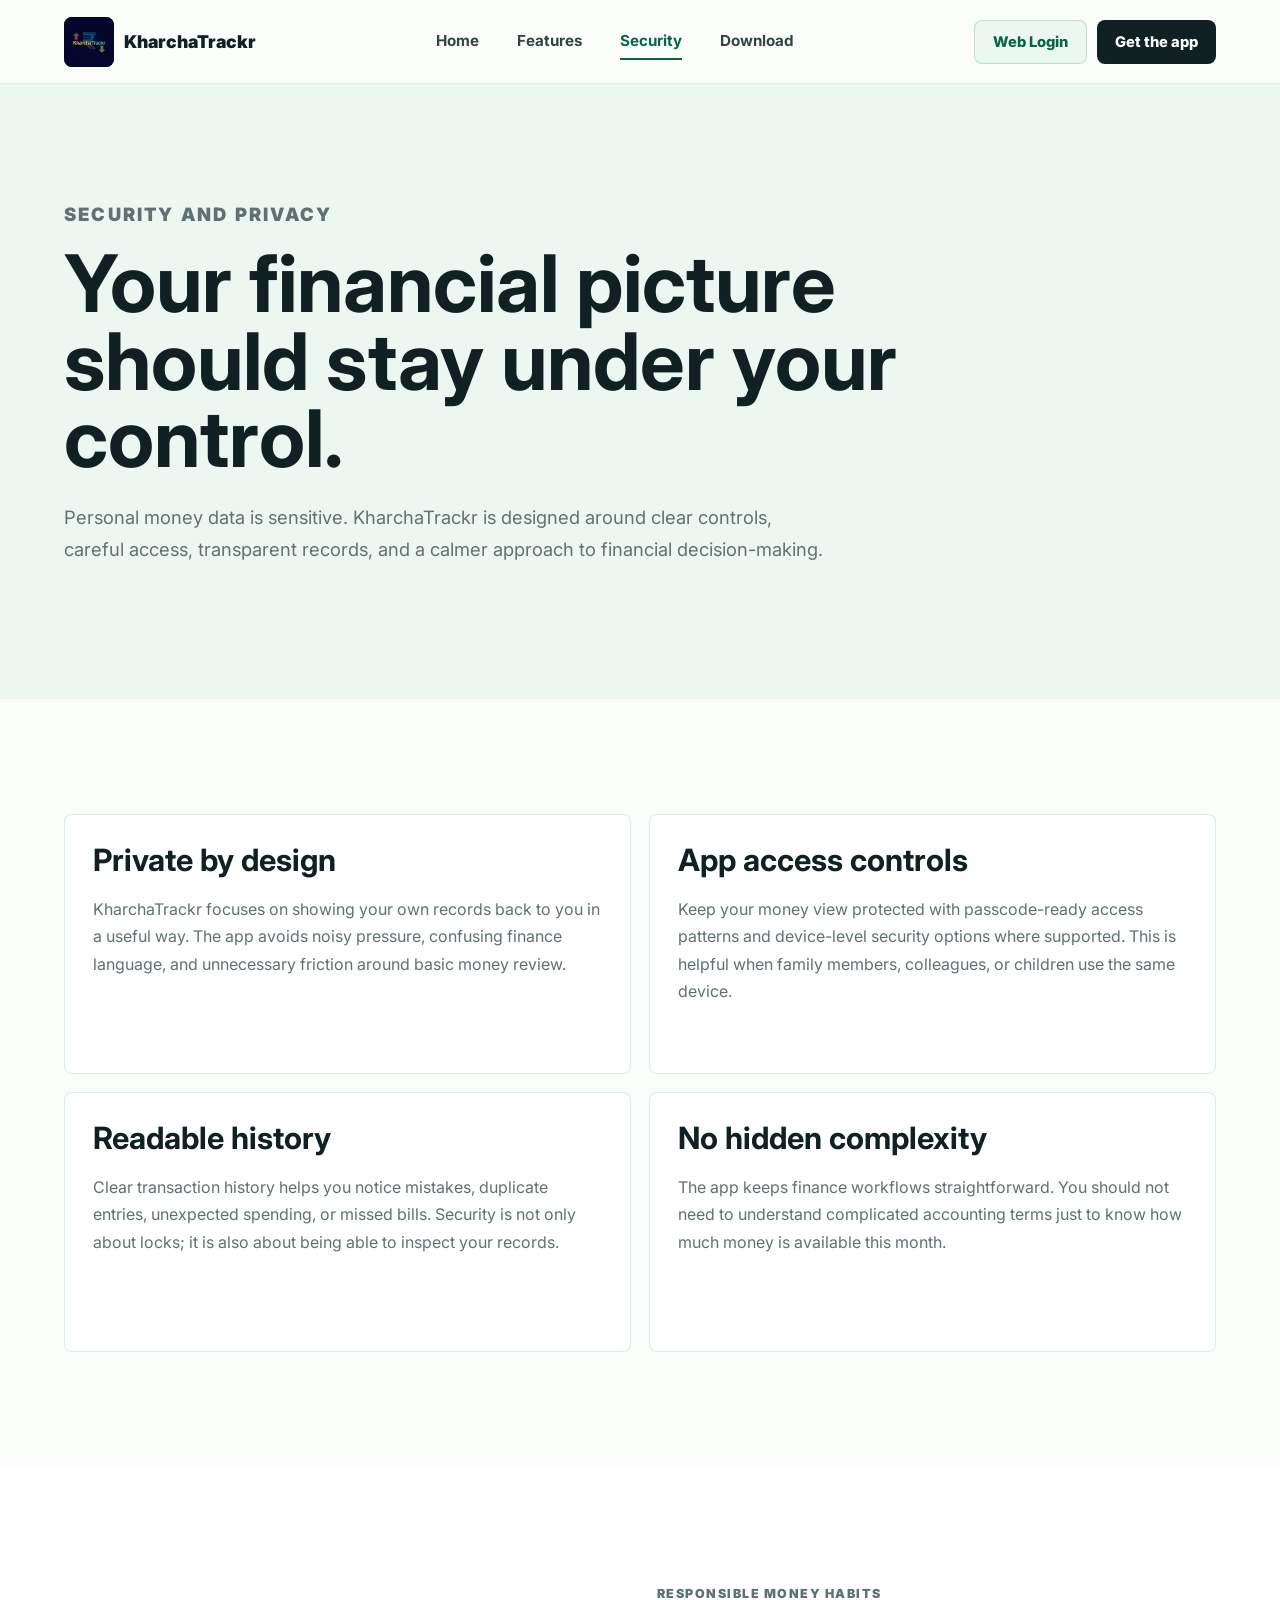
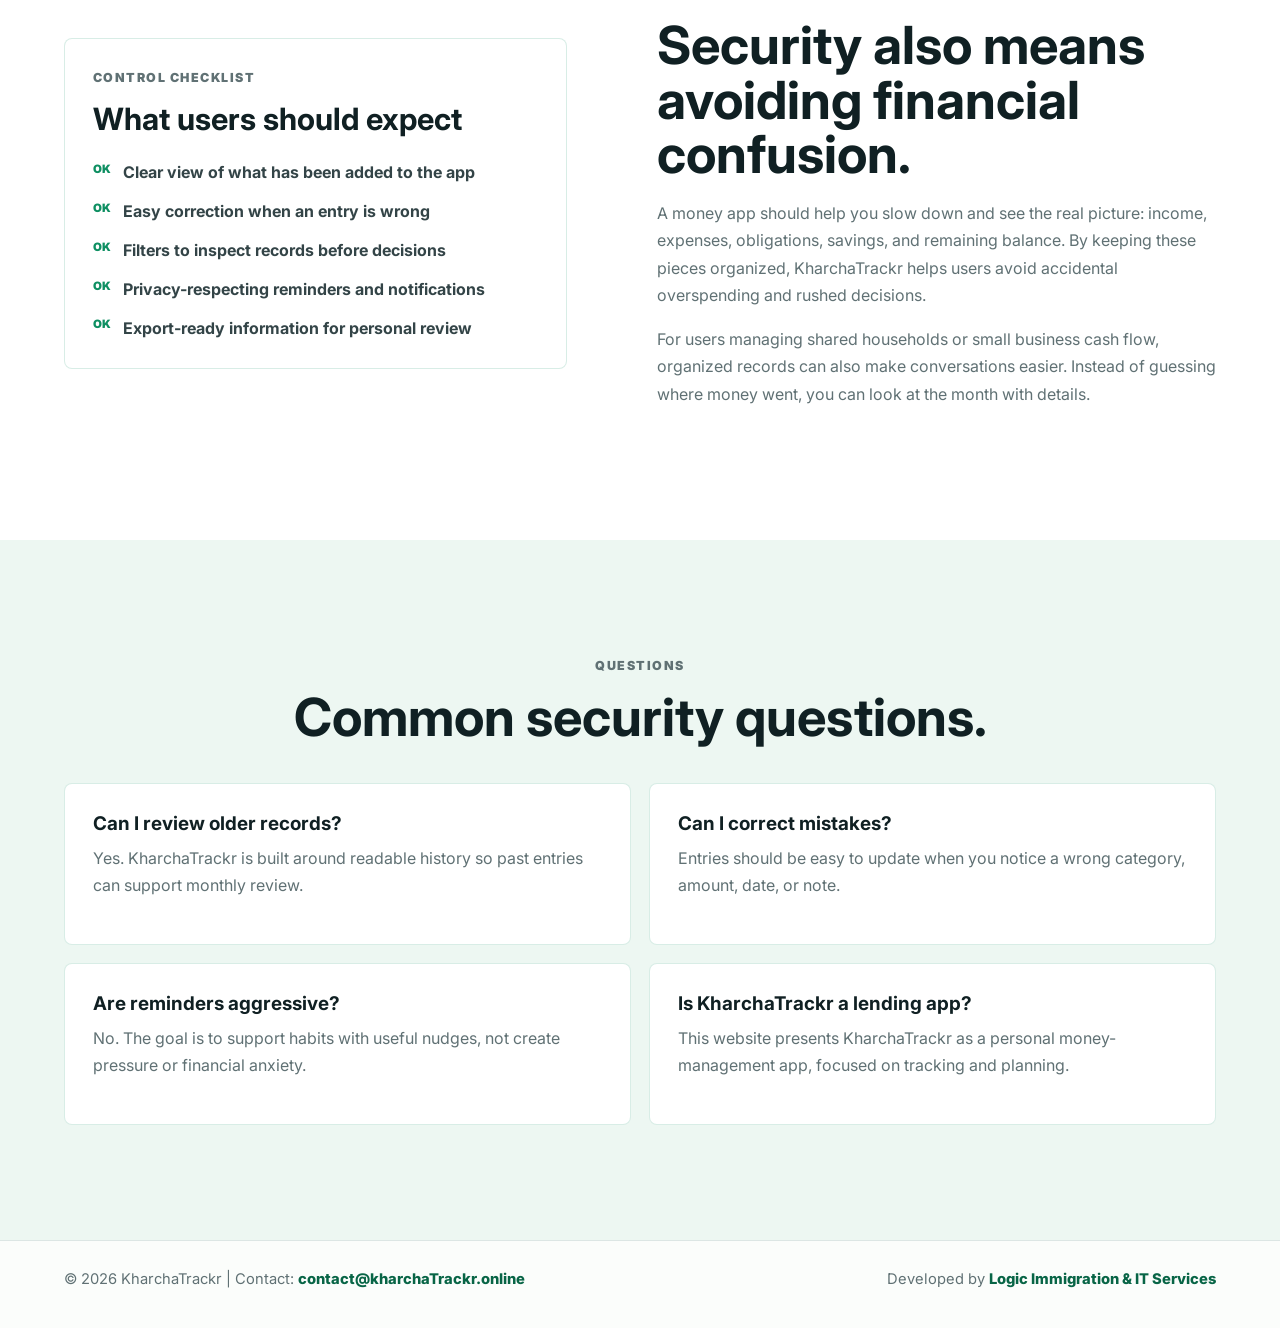
<file: security.html>
﻿<!doctype html>
<html lang="en">
  <head>
    <meta charset="utf-8">
    <meta name="viewport" content="width=device-width, initial-scale=1">
    <title>Security - KharchaTrackr Mobile App</title>
    <meta name="description" content="Learn how KharchaTrackr approaches privacy, control, app access, data clarity, and safe personal finance habits.">
    <link rel="preconnect" href="https://fonts.googleapis.com">
    <link rel="preconnect" href="https://fonts.gstatic.com" crossorigin>
    <link href="https://fonts.googleapis.com/css2?family=Inter:wght@400;500;600;700;800;900&display=swap" rel="stylesheet">
    <link rel="stylesheet" href="styles.css">
  </head>
  <body>
    <header class="site-header" aria-label="Primary navigation">
      <a class="brand" href="index.html" aria-label="KharchaTrackr home">
        <span class="brand-mark">
          <img src="assets/kharchatrackr-logo.png" alt="" aria-hidden="true">
        </span>
        <span>KharchaTrackr</span>
      </a>
      <button class="menu-button" type="button" aria-expanded="false" aria-controls="main-menu">
        <span class="menu-icon"></span>
        <span>Menu</span>
      </button>
      <nav class="nav-links" id="main-menu" aria-label="Main menu">
        <a href="index.html">Home</a>
        <a href="features.html">Features</a>
        <a class="active" href="security.html">Security</a>
        <a href="download.html">Download</a>
      </nav>
      <div class="header-actions">
        <a class="header-action secondary" href="https://kharchatrackr.web.app">Web Login</a>
        <a class="header-action" href="https://play.google.com/store/apps/details?id=com.kharchatrackr.app" target="_blank" rel="noopener">Get the app</a>
      </div>
    </header>

    <main>
      <section class="page-hero security-hero">
        <p class="eyebrow">Security and privacy</p>
        <h1>Your financial picture should stay under your control.</h1>
        <p>
          Personal money data is sensitive. KharchaTrackr is designed around clear
          controls, careful access, transparent records, and a calmer approach to
          financial decision-making.
        </p>
      </section>

      <section class="section">
        <div class="security-grid">
          <article class="security-card">
            <h2>Private by design</h2>
            <p>
              KharchaTrackr focuses on showing your own records back to you in a
              useful way. The app avoids noisy pressure, confusing finance
              language, and unnecessary friction around basic money review.
            </p>
          </article>
          <article class="security-card">
            <h2>App access controls</h2>
            <p>
              Keep your money view protected with passcode-ready access patterns
              and device-level security options where supported. This is helpful
              when family members, colleagues, or children use the same device.
            </p>
          </article>
          <article class="security-card">
            <h2>Readable history</h2>
            <p>
              Clear transaction history helps you notice mistakes, duplicate
              entries, unexpected spending, or missed bills. Security is not only
              about locks; it is also about being able to inspect your records.
            </p>
          </article>
          <article class="security-card">
            <h2>No hidden complexity</h2>
            <p>
              The app keeps finance workflows straightforward. You should not
              need to understand complicated accounting terms just to know how
              much money is available this month.
            </p>
          </article>
        </div>
      </section>

      <section class="split-section">
        <div class="policy-panel">
          <p class="eyebrow">Control checklist</p>
          <h2>What users should expect</h2>
          <ul class="check-list">
            <li>Clear view of what has been added to the app</li>
            <li>Easy correction when an entry is wrong</li>
            <li>Filters to inspect records before decisions</li>
            <li>Privacy-respecting reminders and notifications</li>
            <li>Export-ready information for personal review</li>
          </ul>
        </div>
        <div class="section-heading aligned-left">
          <p class="eyebrow">Responsible money habits</p>
          <h2>Security also means avoiding financial confusion.</h2>
          <p>
            A money app should help you slow down and see the real picture:
            income, expenses, obligations, savings, and remaining balance. By
            keeping these pieces organized, KharchaTrackr helps users avoid
            accidental overspending and rushed decisions.
          </p>
          <p>
            For users managing shared households or small business cash flow,
            organized records can also make conversations easier. Instead of
            guessing where money went, you can look at the month with details.
          </p>
        </div>
      </section>

      <section class="section faq-section">
        <div class="section-heading wide">
          <p class="eyebrow">Questions</p>
          <h2>Common security questions.</h2>
        </div>
        <div class="faq-grid">
          <article>
            <h3>Can I review older records?</h3>
            <p>Yes. KharchaTrackr is built around readable history so past entries can support monthly review.</p>
          </article>
          <article>
            <h3>Can I correct mistakes?</h3>
            <p>Entries should be easy to update when you notice a wrong category, amount, date, or note.</p>
          </article>
          <article>
            <h3>Are reminders aggressive?</h3>
            <p>No. The goal is to support habits with useful nudges, not create pressure or financial anxiety.</p>
          </article>
          <article>
            <h3>Is KharchaTrackr a lending app?</h3>
            <p>This website presents KharchaTrackr as a personal money-management app, focused on tracking and planning.</p>
          </article>
        </div>
      </section>
    </main>

    <footer class="site-footer">
      <span>&copy; 2026 KharchaTrackr | Contact: <a href="mailto:contact@kharchaTrackr.online">contact@kharchaTrackr.online</a></span>
      <span>
        Developed by <a href="https://logicservices.online" target="_blank" rel="noopener">Logic Immigration &amp; IT Services</a>
      </span>
    </footer>
    <script src="script.js"></script>
  </body>
</html>
</file>
<file: styles.css>
:root {
  --ink: #102023;
  --muted: #607174;
  --line: #dce6e4;
  --paper: #fbfdfb;
  --mist: #edf7f2;
  --green: #0e8f62;
  --green-dark: #086546;
  --navy: #153447;
  --aqua: #dff7ee;
  --saffron: #f6a623;
  --white: #ffffff;
  --shadow: 0 24px 70px rgba(10, 45, 39, 0.14);
}

* {
  box-sizing: border-box;
}

html {
  scroll-behavior: smooth;
}

body {
  margin: 0;
  color: var(--ink);
  background: var(--paper);
  font-family: Inter, system-ui, -apple-system, BlinkMacSystemFont, "Segoe UI", sans-serif;
  overflow-x: hidden;
}

a {
  color: inherit;
  text-decoration: none;
}

p {
  margin-top: 0;
}

.site-header {
  position: sticky;
  top: 0;
  z-index: 100;
  display: flex;
  align-items: center;
  justify-content: space-between;
  gap: 24px;
  min-height: 84px;
  padding: 16px clamp(20px, 5vw, 76px);
  background: rgba(251, 253, 251, 0.92);
  border-bottom: 1px solid rgba(220, 230, 228, 0.9);
  backdrop-filter: blur(18px);
}

.brand,
.nav-links,
.header-actions,
.hero-actions,
.hero-stats,
.download-actions {
  display: flex;
  align-items: center;
}

.brand {
  gap: 10px;
  font-weight: 900;
  font-size: 1.1rem;
  min-width: max-content;
}

.brand-mark {
  display: grid;
  place-items: center;
  width: 50px;
  height: 50px;
  border-radius: 8px;
  overflow: hidden;
  background: var(--green-dark);
}

.brand-mark img {
  display: block;
  width: 100%;
  height: 100%;
  object-fit: cover;
}

.nav-links {
  gap: clamp(16px, 3vw, 38px);
  color: #334447;
  font-size: 0.95rem;
  font-weight: 700;
  min-width: 0;
}

.menu-button {
  display: none;
  align-items: center;
  justify-content: center;
  gap: 9px;
  min-height: 42px;
  padding: 10px 13px;
  border: 1px solid var(--line);
  border-radius: 8px;
  color: var(--ink);
  background: var(--white);
  font-size: 0.9rem;
  font-weight: 900;
  cursor: pointer;
}

.menu-button:focus-visible {
  outline: 3px solid rgba(14, 143, 98, 0.35);
  outline-offset: 3px;
}

.menu-icon,
.menu-icon::before,
.menu-icon::after {
  display: block;
  width: 18px;
  height: 2px;
  border-radius: 999px;
  background: currentColor;
  transition: transform 180ms ease, top 180ms ease, background 180ms ease;
}

.menu-icon {
  position: relative;
}

.menu-icon::before,
.menu-icon::after {
  content: "";
  position: absolute;
  left: 0;
}

.menu-icon::before {
  top: -6px;
}

.menu-icon::after {
  top: 6px;
}

.site-header.is-open .menu-icon {
  background: transparent;
}

.site-header.is-open .menu-icon::before {
  top: 0;
  transform: rotate(45deg);
}

.site-header.is-open .menu-icon::after {
  top: 0;
  transform: rotate(-45deg);
}

.nav-links a {
  padding-block: 8px;
  border-bottom: 2px solid transparent;
}

.nav-links a.active,
.nav-links a:hover {
  color: var(--green-dark);
  border-color: var(--green-dark);
}

.header-action {
  display: inline-flex;
  align-items: center;
  justify-content: center;
  min-height: 44px;
  padding: 12px 18px;
  border-radius: 8px;
  color: var(--white);
  background: var(--ink);
  font-size: 0.92rem;
  font-weight: 800;
  white-space: nowrap;
}

.header-actions {
  gap: 10px;
  min-width: max-content;
}

.header-action.secondary {
  color: var(--green-dark);
  background: var(--mist);
  border: 1px solid rgba(14, 143, 98, 0.22);
}

.hero {
  display: grid;
  grid-template-columns: minmax(0, 0.9fr) minmax(420px, 1.1fr);
  align-items: center;
  gap: clamp(28px, 6vw, 84px);
  padding: clamp(54px, 8vw, 98px) clamp(20px, 5vw, 76px) 42px;
  overflow: hidden;
}

.hero-large {
  min-height: calc(100vh - 84px);
}

.hero-copy {
  max-width: 760px;
  min-width: 0;
}

.eyebrow {
  margin: 0 0 14px;
  color: var(--green-dark);
  font-size: 0.78rem;
  font-weight: 900;
  letter-spacing: 0.12em;
  text-transform: uppercase;
}

h1,
h2,
h3 {
  margin-top: 0;
  letter-spacing: 0;
}

h1 {
  max-width: 760px;
  margin-bottom: 24px;
  font-size: clamp(3.2rem, 5.4vw, 5.8rem);
  line-height: 0.98;
}

h2 {
  margin-bottom: 18px;
  font-size: clamp(2rem, 4.1vw, 4rem);
  line-height: 1.04;
}

h3 {
  margin-bottom: 10px;
  font-size: 1.18rem;
}

.hero-text,
.section-heading p,
.story-card p,
.detail-card p,
.security-card p,
.persona-grid p,
.setup-grid p,
.faq-grid p,
.site-footer,
.cta-band p,
.page-hero p,
.download-hero p,
.policy-panel p {
  color: var(--muted);
  line-height: 1.72;
}

.hero-text {
  max-width: 680px;
  margin-bottom: 30px;
  font-size: clamp(1.08rem, 2vw, 1.35rem);
}

.hero-actions,
.download-actions {
  flex-wrap: wrap;
  gap: 12px;
}

.store-button {
  display: inline-flex;
  align-items: center;
  gap: 12px;
  min-width: 174px;
  min-height: 60px;
  padding: 10px 16px;
  border: 1px solid var(--line);
  border-radius: 8px;
  background: var(--white);
  box-shadow: 0 10px 28px rgba(16, 32, 35, 0.08);
  font-weight: 900;
}

.store-button small {
  display: block;
  margin-bottom: 2px;
  color: var(--muted);
  font-size: 0.72rem;
  font-weight: 700;
}

.store-button.primary {
  color: var(--white);
  background: var(--green-dark);
  border-color: var(--green-dark);
}

.store-button.primary small {
  color: rgba(255, 255, 255, 0.78);
}

.play-store-button {
  min-width: 190px;
}

.web-login-button {
  color: var(--green-dark);
  border-color: rgba(14, 143, 98, 0.22);
  background: var(--mist);
}

.store-icon {
  display: grid;
  place-items: center;
  width: 30px;
  height: 30px;
  border-radius: 50%;
  background: rgba(255, 255, 255, 0.16);
  font-size: 0.85rem;
}

.store-button:not(.primary) .store-icon {
  color: var(--green-dark);
  background: var(--mist);
}

.google-play-icon {
  background: var(--white);
}

.google-play-icon svg {
  width: 20px;
  height: 20px;
}

.google-play-icon path {
  stroke: none;
}

.play-blue {
  fill: #00a0ff;
}

.play-green {
  fill: #00d084;
}

.play-yellow {
  fill: #ffcf3f;
}

.play-red {
  fill: #ff4c4c;
}

.hero-stats {
  flex-wrap: wrap;
  gap: 28px;
  margin: 36px 0 0;
}

.hero-stats div {
  min-width: 132px;
}

.hero-stats dt {
  font-size: 1.55rem;
  font-weight: 900;
}

.hero-stats dd {
  margin: 4px 0 0;
  color: var(--muted);
  font-size: 0.9rem;
}

.hero-media {
  margin: 0;
  min-width: 0;
  width: 100%;
}

.hero-media img {
  display: block;
  width: min(100%, 900px);
  max-height: min(62vh, 620px);
  object-fit: cover;
  margin-left: auto;
  border-radius: 8px;
  box-shadow: var(--shadow);
}

.trust-strip {
  display: grid;
  grid-template-columns: repeat(4, minmax(0, 1fr));
  gap: 1px;
  background: var(--line);
  border-block: 1px solid var(--line);
}

.trust-strip span {
  padding: 22px 20px;
  background: var(--white);
  text-align: center;
  color: #334447;
  font-weight: 900;
}

.section,
.page-hero,
.download-hero {
  padding: clamp(66px, 9vw, 118px) clamp(20px, 5vw, 76px);
}

.page-hero {
  max-width: 1120px;
}

.page-hero h1,
.download-hero h1 {
  max-width: 900px;
  font-size: clamp(3rem, 6.2vw, 6.4rem);
}

.page-hero p,
.download-hero p {
  max-width: 760px;
  font-size: 1.15rem;
}

.security-hero {
  background: var(--mist);
  max-width: none;
}

.intro-section,
.feature-band,
.workflow-section,
.faq-section {
  background: var(--mist);
}

.section-heading {
  max-width: 780px;
  margin: 0 auto 38px;
  text-align: center;
}

.section-heading.wide {
  max-width: 950px;
}

.section-heading.aligned-left {
  margin: 0;
  text-align: left;
}

.story-grid,
.feature-detail-grid,
.security-grid,
.persona-grid,
.setup-grid,
.faq-grid {
  display: grid;
  gap: 18px;
}

.story-grid {
  grid-template-columns: repeat(3, minmax(0, 1fr));
}

.feature-detail-grid,
.security-grid,
.setup-grid,
.faq-grid {
  grid-template-columns: repeat(2, minmax(0, 1fr));
}

.persona-grid {
  grid-template-columns: repeat(4, minmax(0, 1fr));
}

.story-card,
.detail-card,
.security-card,
.persona-grid article,
.setup-grid article,
.faq-grid article,
.policy-panel,
.download-panel {
  padding: clamp(22px, 3vw, 28px);
  border: 1px solid rgba(14, 143, 98, 0.16);
  border-radius: 8px;
  background: var(--white);
}

.story-card,
.detail-card,
.security-card {
  min-height: 260px;
}

.detail-card h2,
.security-card h2,
.policy-panel h2,
.download-panel h2 {
  font-size: clamp(1.55rem, 2.4vw, 2.35rem);
  line-height: 1.12;
}

.card-kicker,
.panel-label {
  display: inline-flex;
  align-items: center;
  justify-content: center;
  min-width: 42px;
  height: 34px;
  margin-bottom: 22px;
  padding-inline: 10px;
  border-radius: 8px;
  color: var(--green-dark);
  background: var(--aqua);
  font-weight: 900;
}

.feature-icon {
  display: grid;
  place-items: center;
  width: 48px;
  height: 48px;
  margin-bottom: 24px;
  border-radius: 8px;
  color: var(--white);
  background: var(--green);
  font-weight: 900;
}

.split-section {
  display: grid;
  grid-template-columns: minmax(280px, 0.9fr) minmax(0, 1fr);
  align-items: center;
  gap: clamp(34px, 7vw, 92px);
  padding: clamp(66px, 9vw, 120px) clamp(20px, 5vw, 76px);
  background: var(--white);
}

.screen-preview {
  width: min(100%, 470px);
  padding: 24px;
  border-radius: 8px;
  background: var(--navy);
  box-shadow: var(--shadow);
}

.preview-top {
  display: grid;
  gap: 8px;
  padding: 24px;
  border-radius: 8px;
  color: var(--white);
  background: linear-gradient(135deg, #0e8f62, #153447);
}

.preview-top span,
.preview-top small {
  color: rgba(255, 255, 255, 0.76);
  font-weight: 700;
}

.preview-top strong {
  font-size: clamp(2.3rem, 4.8vw, 4.2rem);
  line-height: 1;
}

.bar-list {
  display: grid;
  gap: 16px;
  margin-top: 24px;
}

.bar-list span {
  position: relative;
  display: flex;
  height: 42px;
  padding: 12px 14px;
  overflow: hidden;
  border-radius: 8px;
  color: var(--white);
  background: rgba(255, 255, 255, 0.1);
  font-weight: 900;
  isolation: isolate;
}

.bar-list span::before {
  content: "";
  position: absolute;
  z-index: -1;
  inset: 0 auto 0 0;
  width: var(--bar);
  background: rgba(246, 166, 35, 0.82);
}

.check-list {
  display: grid;
  gap: 14px;
  margin: 24px 0 0;
  padding: 0;
  list-style: none;
}

.check-list li {
  position: relative;
  padding-left: 30px;
  color: #334447;
  font-weight: 700;
  line-height: 1.55;
}

.check-list li::before {
  content: "OK";
  position: absolute;
  left: 0;
  top: 0.05rem;
  color: var(--green);
  font-size: 0.72rem;
  font-weight: 900;
}

.cta-band {
  display: flex;
  align-items: center;
  justify-content: space-between;
  gap: 30px;
  margin: 0 clamp(20px, 5vw, 76px) clamp(48px, 6vw, 78px);
  padding: clamp(34px, 5vw, 58px);
  border-radius: 8px;
  color: var(--white);
  background: var(--green-dark);
}

.cta-band .eyebrow,
.cta-band p {
  color: rgba(255, 255, 255, 0.76);
}

.cta-band h2 {
  max-width: 760px;
  margin-bottom: 12px;
}

.cta-action {
  background: var(--white);
  color: var(--green-dark);
}

.timeline {
  display: grid;
  grid-template-columns: repeat(4, minmax(0, 1fr));
  gap: 18px;
}

.timeline article {
  padding: 26px;
  border-radius: 8px;
  background: var(--white);
  border: 1px solid var(--line);
}

.timeline span {
  display: block;
  margin-bottom: 16px;
  color: var(--green-dark);
  font-weight: 900;
}

.download-hero {
  display: grid;
  grid-template-columns: minmax(0, 1fr) minmax(320px, 0.55fr);
  align-items: center;
  gap: clamp(30px, 6vw, 88px);
}

.download-panel {
  box-shadow: var(--shadow);
}

.number-list {
  display: grid;
  gap: 14px;
  margin: 18px 0 0;
  padding-left: 22px;
  color: #334447;
  line-height: 1.6;
  font-weight: 700;
}

.ready-list {
  display: grid;
  gap: 1px;
  overflow: hidden;
  border: 1px solid var(--line);
  border-radius: 8px;
  background: var(--line);
}

.ready-list div {
  display: grid;
  grid-template-columns: 220px minmax(0, 1fr);
  gap: 20px;
  padding: 22px;
  background: var(--white);
}

.ready-list strong {
  color: var(--ink);
}

.ready-list span {
  color: var(--muted);
  line-height: 1.6;
}

.site-footer {
  display: flex;
  justify-content: space-between;
  gap: 20px;
  padding: 26px clamp(20px, 5vw, 76px) 36px;
  border-top: 1px solid var(--line);
  font-size: 0.92rem;
}

.site-footer span:last-child {
  text-align: right;
}

.site-footer a {
  color: var(--green-dark);
  font-weight: 800;
}

.back-to-top {
  position: fixed;
  right: clamp(16px, 3vw, 34px);
  bottom: clamp(16px, 3vw, 34px);
  z-index: 90;
  display: grid;
  place-items: center;
  width: 48px;
  height: 48px;
  border: 1px solid rgba(255, 255, 255, 0.26);
  border-radius: 8px;
  color: var(--white);
  background: var(--ink);
  box-shadow: 0 16px 36px rgba(16, 32, 35, 0.24);
  font-size: 1.4rem;
  font-weight: 900;
  line-height: 1;
  cursor: pointer;
  opacity: 0;
  pointer-events: none;
  transform: translateY(12px);
  transition: opacity 180ms ease, transform 180ms ease, background 180ms ease;
}

.back-to-top.is-visible {
  opacity: 1;
  pointer-events: auto;
  transform: translateY(0);
}

.back-to-top:hover {
  background: var(--green-dark);
}

.back-to-top:focus-visible {
  outline: 3px solid rgba(14, 143, 98, 0.35);
  outline-offset: 3px;
}

@media (max-width: 1080px) {
  .hero,
  .split-section,
  .download-hero {
    grid-template-columns: 1fr;
  }

  .hero-large {
    min-height: auto;
  }

  .hero-media img {
    max-height: none;
    margin-inline: auto;
  }

  .story-grid,
  .feature-detail-grid,
  .security-grid,
  .persona-grid,
  .setup-grid,
  .faq-grid,
  .timeline {
    grid-template-columns: repeat(2, minmax(0, 1fr));
  }

  .cta-band {
    align-items: flex-start;
    flex-direction: column;
  }
}

@media (max-width: 900px) {
  .site-header {
    gap: 16px;
    padding-inline: 24px;
  }

  .nav-links {
    gap: 18px;
  }

  .header-action {
    padding-inline: 14px;
  }

  .trust-strip {
    grid-template-columns: repeat(2, minmax(0, 1fr));
  }

  .hero {
    padding-top: 44px;
  }
}

@media (max-width: 820px) {
  .site-header {
    position: sticky;
    display: grid;
    grid-template-columns: minmax(0, 1fr) auto;
    align-items: center;
    gap: 12px;
    min-height: 66px;
    padding: 12px 18px;
    overflow: visible;
  }

  .brand {
    min-width: 0;
  }

  .brand span:last-child {
    overflow: hidden;
    text-overflow: ellipsis;
    white-space: nowrap;
  }

  .menu-button {
    display: inline-flex;
  }

  .nav-links {
    display: none;
    grid-column: 1 / -1;
    align-items: stretch;
    width: 100%;
    gap: 0;
    margin-top: 2px;
    padding: 8px;
    border: 1px solid var(--line);
    border-radius: 8px;
    background: var(--white);
    box-shadow: 0 18px 42px rgba(16, 32, 35, 0.12);
  }

  .nav-links a {
    padding: 13px 12px;
    border-bottom: 0;
    border-radius: 8px;
  }

  .nav-links a.active,
  .nav-links a:hover {
    background: var(--mist);
  }

  .header-action {
    padding-inline: 18px;
  }

  .site-header > .header-actions {
    display: none;
    grid-column: 1 / -1;
    width: 100%;
  }

  .site-header.is-open .nav-links,
  .site-header.is-open > .header-actions {
    display: flex;
    flex-direction: column;
  }

  .site-header.is-open > .header-actions {
    align-items: stretch;
    margin-top: -4px;
  }

  .hero,
  .section,
  .page-hero,
  .download-hero,
  .split-section {
    padding-inline: 18px;
  }

  h1,
  .page-hero h1,
  .download-hero h1 {
    max-width: 100%;
    font-size: clamp(2.7rem, 13vw, 4.25rem);
    line-height: 1;
  }

  h2 {
    font-size: clamp(1.85rem, 9vw, 3rem);
  }

  .hero-actions,
  .download-actions,
  .store-button,
  .cta-action {
    width: 100%;
  }

  .store-button {
    justify-content: flex-start;
  }

  .hero-stats {
    display: grid;
    grid-template-columns: repeat(auto-fit, minmax(96px, 1fr));
    gap: 10px;
  }

  .hero-stats div {
    min-width: 0;
  }

  .hero-stats dt {
    font-size: 1.1rem;
  }

  .hero-stats dd {
    font-size: 0.78rem;
  }

  .trust-strip,
  .story-grid,
  .feature-detail-grid,
  .security-grid,
  .persona-grid,
  .setup-grid,
  .faq-grid,
  .timeline {
    grid-template-columns: 1fr;
  }

  .trust-strip span {
    padding-block: 18px;
  }

  .story-card,
  .detail-card,
  .security-card {
    min-height: 0;
  }

  .ready-list div {
    grid-template-columns: 1fr;
    gap: 8px;
  }

  .cta-band {
    margin-inline: 18px;
    padding: 28px 20px;
  }

  .site-footer {
    flex-direction: column;
    padding-inline: 18px;
  }

  .site-footer span:last-child {
    text-align: left;
  }

  .back-to-top {
    width: 44px;
    height: 44px;
    font-size: 1.25rem;
  }
}

@media (max-width: 420px) {
  .site-header {
    padding-inline: 14px;
  }

  .brand {
    font-size: 1rem;
  }

  .brand-mark {
    width: 42px;
    height: 42px;
  }

  .menu-button {
    min-height: 40px;
    padding-inline: 11px;
  }

  .hero,
  .section,
  .page-hero,
  .download-hero,
  .split-section {
    padding-inline: 14px;
  }

  h1,
  .page-hero h1,
  .download-hero h1 {
    font-size: clamp(2.2rem, 11vw, 3rem);
  }

  .hero-text,
  .page-hero p,
  .download-hero p {
    font-size: 1rem;
  }

  .hero-stats,
  .download-actions,
  .hero-actions {
    gap: 10px;
  }

  .screen-preview {
    padding: 16px;
  }

  .preview-top {
    padding: 18px;
  }

  .cta-band {
    margin-inline: 14px;
  }
}
</file>
